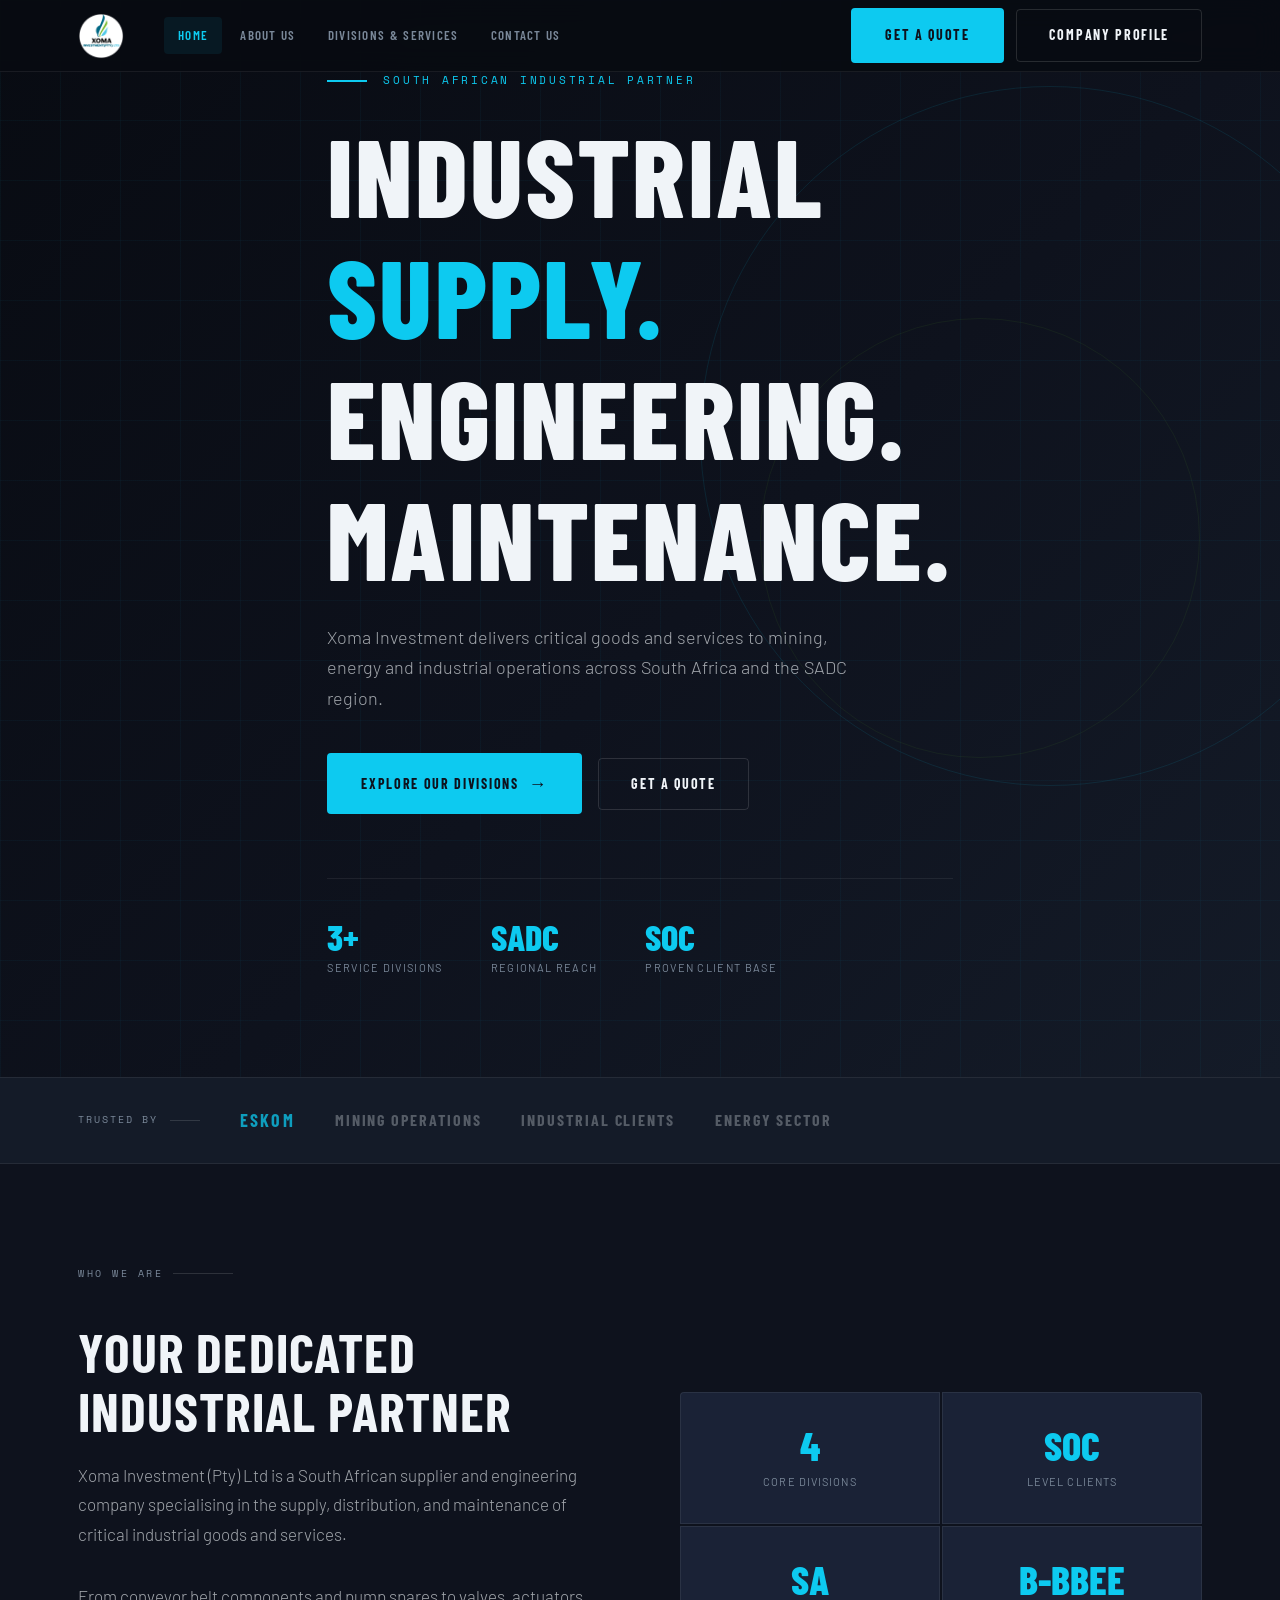
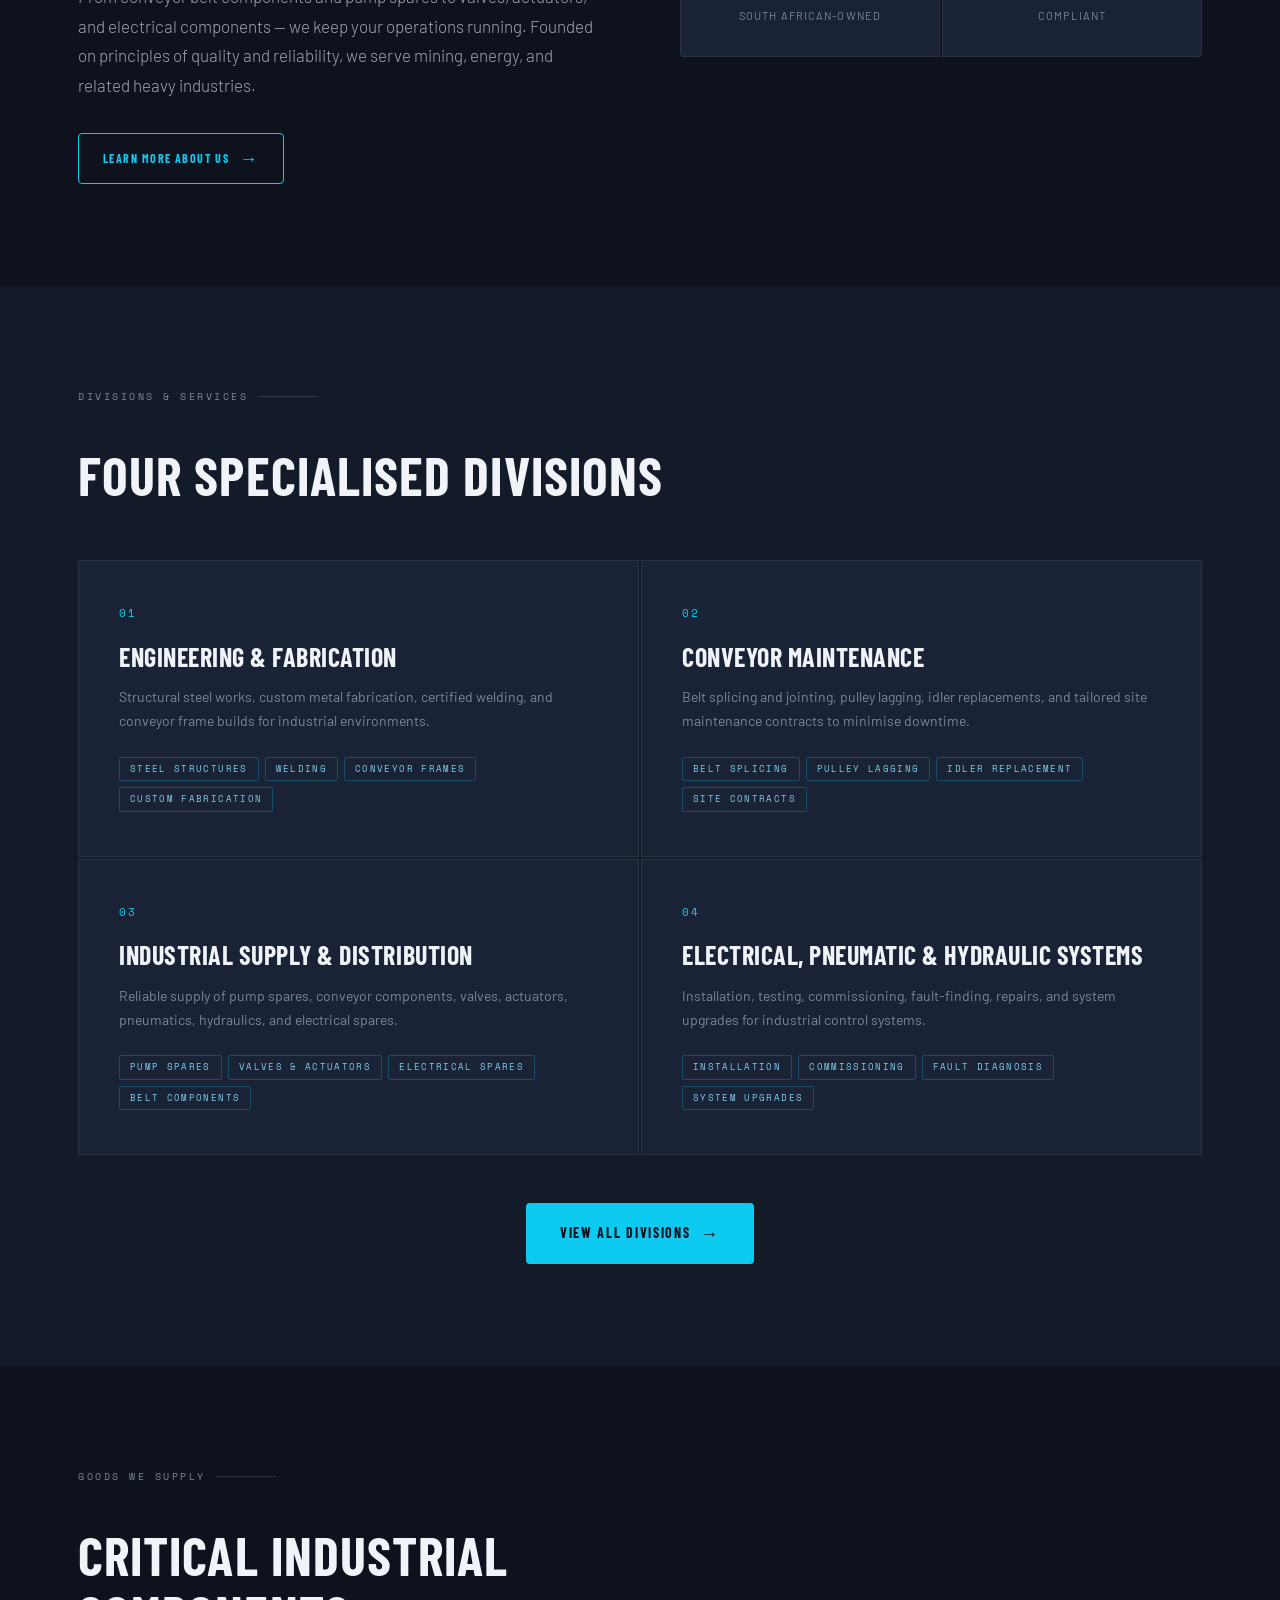
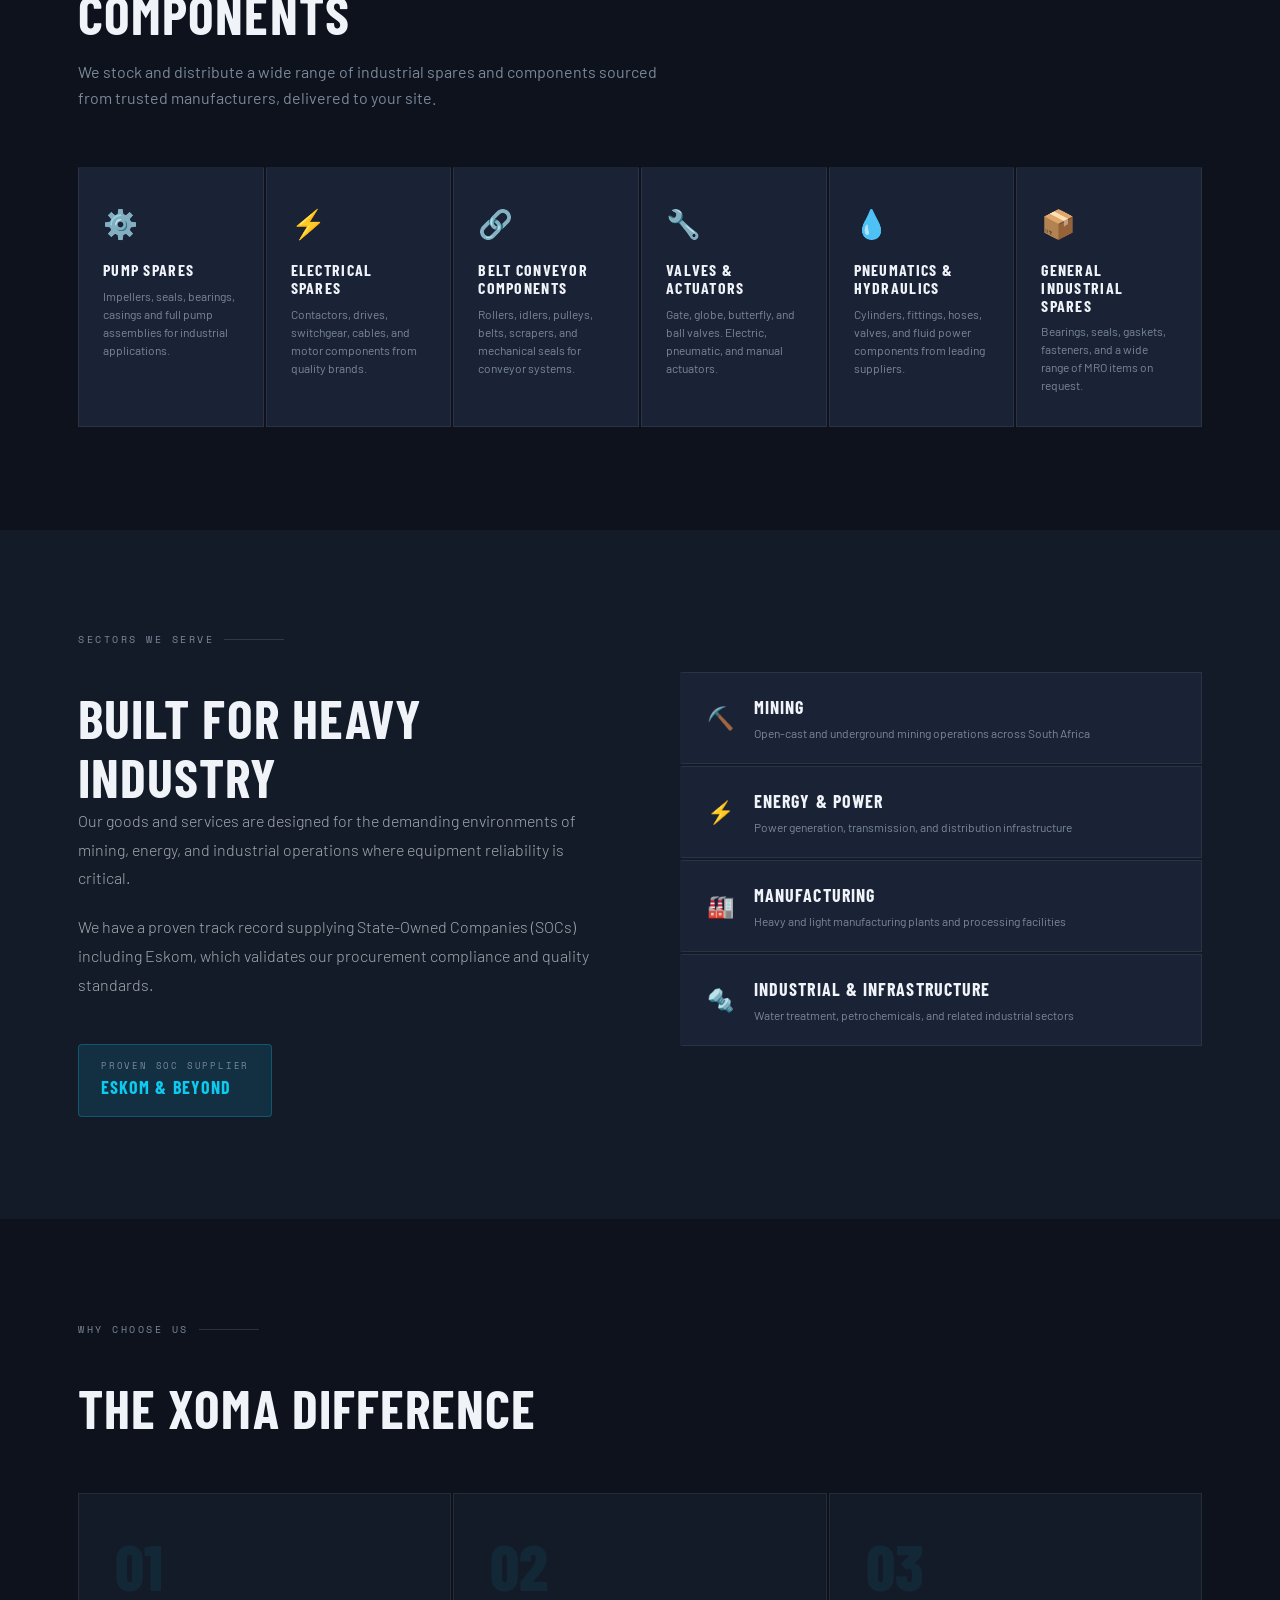
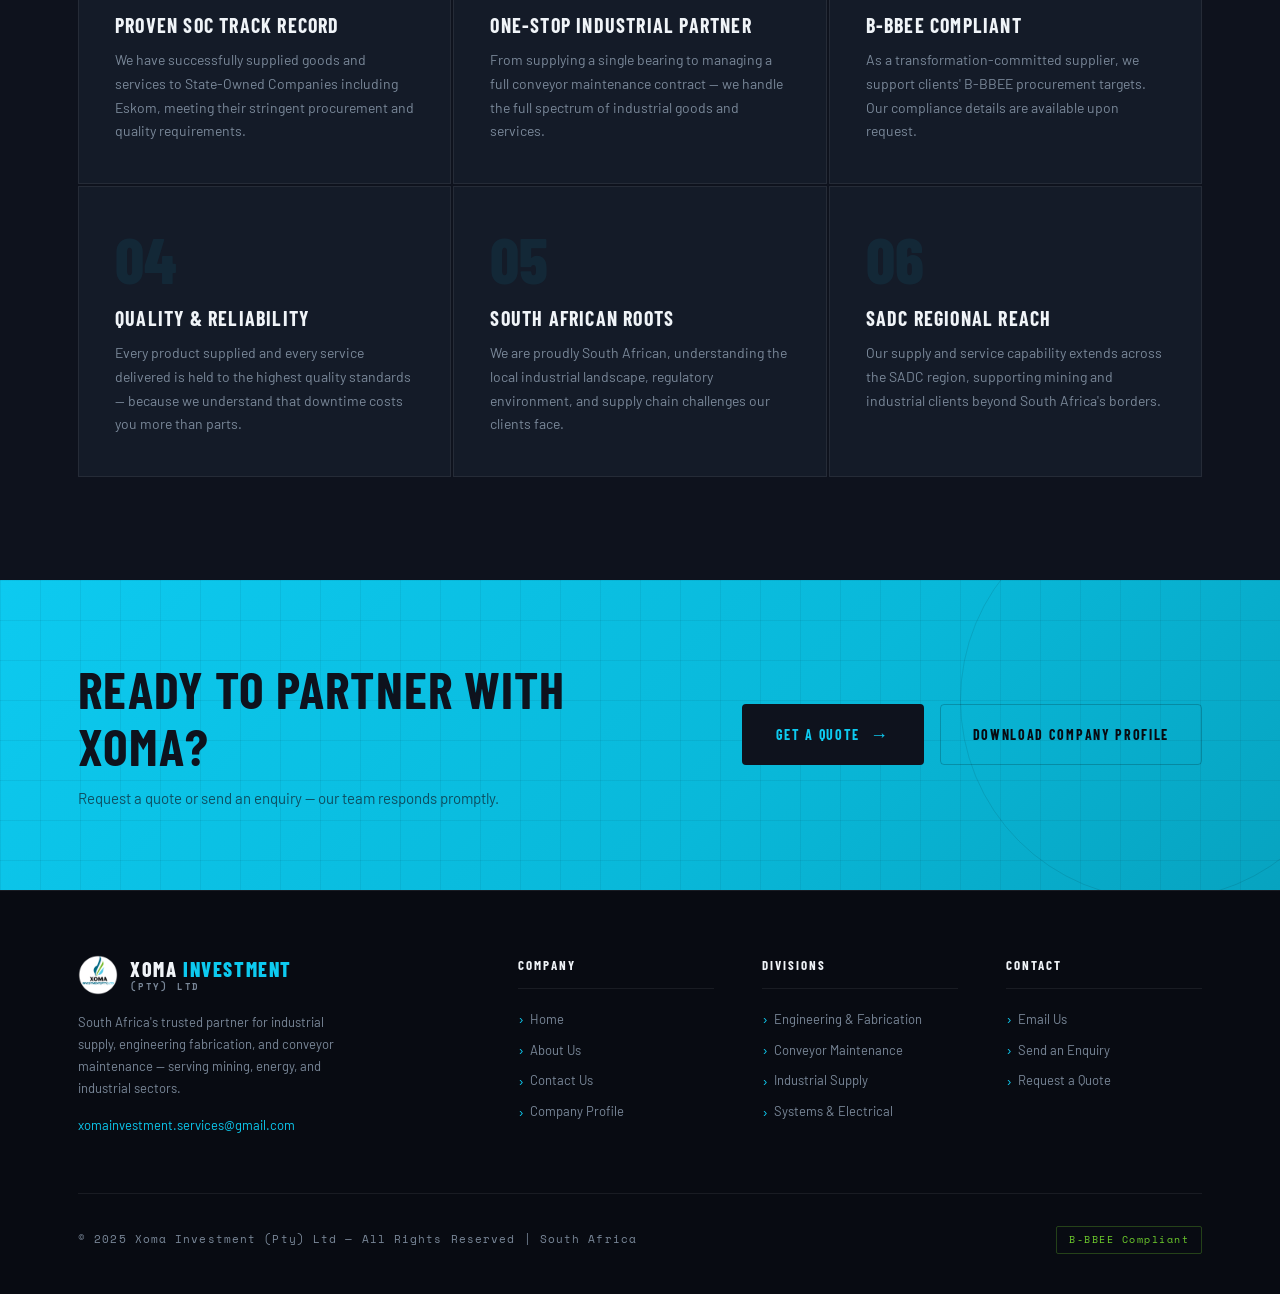
<file: index.html>
<!DOCTYPE html>
<html lang="en">
<head>
  <meta charset="UTF-8">
  <meta name="viewport" content="width=device-width, initial-scale=1.0">
  <meta name="description" content="Xoma Investment (Pty) Ltd — South Africa's trusted industrial supplier and engineering partner. Conveyor components, pumps, valves, electrical spares, and maintenance services for mining and energy sectors.">
  <title>Xoma Investment (Pty) Ltd — Industrial Supply. Engineering. Maintenance.</title>
  <link href="https://fonts.googleapis.com/css2?family=Barlow+Condensed:wght@400;600;700;800&family=Barlow:wght@300;400;500;600&family=Space+Mono:wght@400;700&display=swap" rel="stylesheet">
  <link rel="stylesheet" href="assets/css/style.css">
</head>
<body>

  <!-- ===== HEADER ===== -->
  <header class="main-header">
    <div class="container">
      <div class="logo">
        <a href="index.html">
          <img src="assets/img/Logo Xoma.png" alt="Xoma Investment (Pty) Ltd" onerror="this.style.display='none'; this.nextElementSibling.style.display='block'">
          <div class="logo-text" style="display:none">XOMA <span>Investment</span><div class="logo-sub">(Pty) Ltd</div></div>
        </a>
      </div>

      <button class="menu-toggle" aria-label="Toggle menu">
        <span></span><span></span><span></span>
      </button>

      <nav class="main-nav">
        <ul>
          <li><a href="index.html" class="active">Home</a></li>
          <li><a href="about.html">About Us</a></li>
          <li class="dropdown">
            <a href="services.html">Divisions &amp; Services</a>
            <ul class="dropdown-menu">
              <li><a href="services.html#engineering">Engineering &amp; Fabrication</a></li>
              <li><a href="services.html#maintenance">Conveyor Maintenance</a></li>
              <li><a href="services.html#supply">Industrial Supply &amp; Distribution</a></li>
              <li><a href="services.html#systems">Electrical, Pneumatic &amp; Hydraulic</a></li>
            </ul>
          </li>
          <li><a href="contact.html">Contact Us</a></li>
        </ul>
      </nav>

      <div class="nav-ctas">
        <a href="contact.html" class="btn btn-primary">Get a Quote</a>
        <a href="assets/docs/Xoma_Investment_Company_Profile.pdf" download="Xoma_Investment_Company_Profile.pdf" class="btn btn-secondary">Company Profile</a>
      </div>
    </div>
  </header>

  <main>

    <!-- ===== HERO ===== -->
    <section class="hero-banner no-img">
      <div class="hero-bg">
        <div class="hero-grid-pattern"></div>
      </div>
      <div class="hero-ring2"></div>
      <div class="container">
        <div class="hero-content">
          <div class="hero-eyebrow">
            <div class="line"></div>
            <span>South African Industrial Partner</span>
          </div>
          <h1>Industrial<br><span class="accent">Supply.</span><br>Engineering.<br>Maintenance.</h1>
          <p class="hero-sub">Xoma Investment delivers critical goods and services to mining, energy and industrial operations across South Africa and the SADC region.</p>
          <div class="hero-actions">
            <a href="services.html" class="btn btn-primary">Explore Our Divisions <span class="arrow">→</span></a>
            <a href="contact.html" class="btn btn-secondary">Get a Quote</a>
          </div>
          <div class="hero-stats">
            <div class="hero-stat">
              <div class="number"><span data-target="4">0</span>+</div>
              <div class="label">Service Divisions</div>
            </div>
            <div class="hero-stat">
              <div class="number">SADC</div>
              <div class="label">Regional Reach</div>
            </div>
            <div class="hero-stat">
              <div class="number">SOC</div>
              <div class="label">Proven Client Base</div>
            </div>
          </div>
        </div>
      </div>
    </section>

    <!-- ===== TRUST BAR ===== -->
    <div class="trust-bar">
      <div class="container">
        <span class="trust-label">Trusted by</span>
        <div class="trust-logos">
          <span class="trust-logo-item featured">Eskom</span>
          <span class="trust-logo-item">Mining Operations</span>
          <span class="trust-logo-item">Industrial Clients</span>
          <span class="trust-logo-item">Energy Sector</span>
        </div>
      </div>
    </div>

    <!-- ===== ABOUT PREVIEW ===== -->
    <section class="about-preview">
      <div class="container">
        <div class="inner">
          <div class="text-side">
            <span class="section-label">Who We Are</span>
            <h2 class="anim">Your Dedicated Industrial Partner</h2>
            <p class="anim anim-delay-1">Xoma Investment (Pty) Ltd is a South African supplier and engineering company specialising in the supply, distribution, and maintenance of critical industrial goods and services.</p>
            <p class="anim anim-delay-2">From conveyor belt components and pump spares to valves, actuators, and electrical components — we keep your operations running. Founded on principles of quality and reliability, we serve mining, energy, and related heavy industries.</p>
            <a href="about.html" class="btn btn-ghost anim anim-delay-3">Learn More About Us <span class="arrow">→</span></a>
          </div>
          <div class="stat-side anim anim-delay-1">
            <div class="stat-box">
              <div class="num">4</div>
              <div class="desc">Core Divisions</div>
            </div>
            <div class="stat-box">
              <div class="num">SOC</div>
              <div class="desc">Level Clients</div>
            </div>
            <div class="stat-box">
              <div class="num">SA</div>
              <div class="desc">South African-Owned</div>
            </div>
            <div class="stat-box">
              <div class="num">B-BBEE</div>
              <div class="desc">Compliant</div>
            </div>
          </div>
        </div>
      </div>
    </section>

    <!-- ===== SERVICES ===== -->
    <section class="alt-bg">
      <div class="container">
        <span class="section-label">Divisions &amp; Services</span>
        <h2 class="anim">Four Specialised Divisions</h2>
        <div class="services-grid">
          <div class="service-card anim anim-delay-1">
            <div class="card-number">01</div>
            <h3>Engineering &amp; Fabrication</h3>
            <p>Structural steel works, custom metal fabrication, certified welding, and conveyor frame builds for industrial environments.</p>
            <div class="tags">
              <span class="tag">Steel Structures</span>
              <span class="tag">Welding</span>
              <span class="tag">Conveyor Frames</span>
              <span class="tag">Custom Fabrication</span>
            </div>
            <a href="services.html#engineering" class="card-link">View Division →</a>
          </div>
          <div class="service-card anim anim-delay-2">
            <div class="card-number">02</div>
            <h3>Conveyor Maintenance</h3>
            <p>Belt splicing and jointing, pulley lagging, idler replacements, and tailored site maintenance contracts to minimise downtime.</p>
            <div class="tags">
              <span class="tag">Belt Splicing</span>
              <span class="tag">Pulley Lagging</span>
              <span class="tag">Idler Replacement</span>
              <span class="tag">Site Contracts</span>
            </div>
            <a href="services.html#maintenance" class="card-link">View Division →</a>
          </div>
          <div class="service-card anim anim-delay-3">
            <div class="card-number">03</div>
            <h3>Industrial Supply &amp; Distribution</h3>
            <p>Reliable supply of pump spares, conveyor components, valves, actuators, pneumatics, hydraulics, and electrical spares.</p>
            <div class="tags">
              <span class="tag">Pump Spares</span>
              <span class="tag">Valves &amp; Actuators</span>
              <span class="tag">Electrical Spares</span>
              <span class="tag">Belt Components</span>
            </div>
            <a href="services.html#supply" class="card-link">View Division →</a>
          </div>
          <div class="service-card anim anim-delay-4">
            <div class="card-number">04</div>
            <h3>Electrical, Pneumatic &amp; Hydraulic Systems</h3>
            <p>Installation, testing, commissioning, fault-finding, repairs, and system upgrades for industrial control systems.</p>
            <div class="tags">
              <span class="tag">Installation</span>
              <span class="tag">Commissioning</span>
              <span class="tag">Fault Diagnosis</span>
              <span class="tag">System Upgrades</span>
            </div>
            <a href="services.html#systems" class="card-link">View Division →</a>
          </div>
        </div>
        <div style="text-align:center; margin-top: 48px;">
          <a href="services.html" class="btn btn-primary">View All Divisions <span class="arrow">→</span></a>
        </div>
      </div>
    </section>

    <!-- ===== PRODUCTS ===== -->
    <section>
      <div class="container">
        <div class="products-intro">
          <span class="section-label">Goods We Supply</span>
          <h2 class="anim">Critical Industrial Components</h2>
          <p class="anim anim-delay-1">We stock and distribute a wide range of industrial spares and components sourced from trusted manufacturers, delivered to your site.</p>
        </div>
        <div class="product-categories">
          <div class="product-cat anim">
            <span class="cat-icon">⚙️</span>
            <h4>Pump Spares</h4>
            <p>Impellers, seals, bearings, casings and full pump assemblies for industrial applications.</p>
          </div>
          <div class="product-cat anim anim-delay-1">
            <span class="cat-icon">⚡</span>
            <h4>Electrical Spares</h4>
            <p>Contactors, drives, switchgear, cables, and motor components from quality brands.</p>
          </div>
          <div class="product-cat anim anim-delay-2">
            <span class="cat-icon">🔗</span>
            <h4>Belt Conveyor Components</h4>
            <p>Rollers, idlers, pulleys, belts, scrapers, and mechanical seals for conveyor systems.</p>
          </div>
          <div class="product-cat anim anim-delay-3">
            <span class="cat-icon">🔧</span>
            <h4>Valves &amp; Actuators</h4>
            <p>Gate, globe, butterfly, and ball valves. Electric, pneumatic, and manual actuators.</p>
          </div>
          <div class="product-cat anim anim-delay-4">
            <span class="cat-icon">💧</span>
            <h4>Pneumatics &amp; Hydraulics</h4>
            <p>Cylinders, fittings, hoses, valves, and fluid power components from leading suppliers.</p>
          </div>
          <div class="product-cat anim">
            <span class="cat-icon">📦</span>
            <h4>General Industrial Spares</h4>
            <p>Bearings, seals, gaskets, fasteners, and a wide range of MRO items on request.</p>
          </div>
        </div>
      </div>
    </section>

    <!-- ===== SECTORS ===== -->
    <section class="alt-bg">
      <div class="container">
        <div class="sectors-inner">
          <div class="sectors-text">
            <span class="section-label">Sectors We Serve</span>
            <h2 class="anim">Built for Heavy Industry</h2>
            <p class="anim anim-delay-1">Our goods and services are designed for the demanding environments of mining, energy, and industrial operations where equipment reliability is critical.</p>
            <p class="anim anim-delay-2">We have a proven track record supplying State-Owned Companies (SOCs) including Eskom, which validates our procurement compliance and quality standards.</p>
            <div class="eskom-badge anim anim-delay-3">
              <div>
                <div class="badge-label">Proven SOC Supplier</div>
                <div class="badge-name">Eskom &amp; Beyond</div>
              </div>
            </div>
          </div>
          <div>
            <div class="sector-list">
              <div class="sector-item anim">
                <span class="s-icon">⛏️</span>
                <div>
                  <div class="s-name">Mining</div>
                  <div class="s-desc">Open-cast and underground mining operations across South Africa</div>
                </div>
              </div>
              <div class="sector-item anim anim-delay-1">
                <span class="s-icon">⚡</span>
                <div>
                  <div class="s-name">Energy &amp; Power</div>
                  <div class="s-desc">Power generation, transmission, and distribution infrastructure</div>
                </div>
              </div>
              <div class="sector-item anim anim-delay-2">
                <span class="s-icon">🏭</span>
                <div>
                  <div class="s-name">Manufacturing</div>
                  <div class="s-desc">Heavy and light manufacturing plants and processing facilities</div>
                </div>
              </div>
              <div class="sector-item anim anim-delay-3">
                <span class="s-icon">🔩</span>
                <div>
                  <div class="s-name">Industrial &amp; Infrastructure</div>
                  <div class="s-desc">Water treatment, petrochemicals, and related industrial sectors</div>
                </div>
              </div>
            </div>
          </div>
        </div>
      </div>
    </section>

    <!-- ===== WHY XOMA ===== -->
    <section>
      <div class="container">
        <span class="section-label">Why Choose Us</span>
        <h2 class="anim">The Xoma Difference</h2>
        <div class="why-grid">
          <div class="why-item anim">
            <div class="wi-number">01</div>
            <h4>Proven SOC Track Record</h4>
            <p>We have successfully supplied goods and services to State-Owned Companies including Eskom, meeting their stringent procurement and quality requirements.</p>
          </div>
          <div class="why-item anim anim-delay-1">
            <div class="wi-number">02</div>
            <h4>One-Stop Industrial Partner</h4>
            <p>From supplying a single bearing to managing a full conveyor maintenance contract — we handle the full spectrum of industrial goods and services.</p>
          </div>
          <div class="why-item anim anim-delay-2">
            <div class="wi-number">03</div>
            <h4>B-BBEE Compliant</h4>
            <p>As a transformation-committed supplier, we support clients' B-BBEE procurement targets. Our compliance details are available upon request.</p>
          </div>
          <div class="why-item anim">
            <div class="wi-number">04</div>
            <h4>Quality &amp; Reliability</h4>
            <p>Every product supplied and every service delivered is held to the highest quality standards — because we understand that downtime costs you more than parts.</p>
          </div>
          <div class="why-item anim anim-delay-1">
            <div class="wi-number">05</div>
            <h4>South African Roots</h4>
            <p>We are proudly South African, understanding the local industrial landscape, regulatory environment, and supply chain challenges our clients face.</p>
          </div>
          <div class="why-item anim anim-delay-2">
            <div class="wi-number">06</div>
            <h4>SADC Regional Reach</h4>
            <p>Our supply and service capability extends across the SADC region, supporting mining and industrial clients beyond South Africa's borders.</p>
          </div>
        </div>
      </div>
    </section>

    <!-- ===== CTA BANNER ===== -->
    <section class="cta-banner">
      <div class="container">
        <div class="inner">
          <div>
            <h2>Ready to Partner with Xoma?</h2>
            <p>Request a quote or send an enquiry — our team responds promptly.</p>
          </div>
          <div style="display:flex; gap:16px; flex-wrap:wrap;">
            <a href="contact.html" class="btn btn-primary">Get a Quote <span class="arrow">→</span></a>
            <a href="assets/docs/company_profile.pdf" download class="btn btn-secondary" style="border-color:rgba(0,0,0,0.2); color:var(--black);">Download Company Profile</a>
          </div>
        </div>
      </div>
    </section>

  </main>

  <!-- ===== FOOTER ===== -->
  <footer class="main-footer">
    <div class="container">
      <div class="footer-inner">
        <div class="footer-brand">
          <div class="logo-wrap">
            <img src="assets/img/Logo Xoma.png" alt="Xoma Investment (Pty) Ltd">
            <div class="logo-text">XOMA <span>Investment</span><div class="logo-sub">(Pty) Ltd</div></div>
          </div>
          <p>South Africa's trusted partner for industrial supply, engineering fabrication, and conveyor maintenance — serving mining, energy, and industrial sectors.</p>
          <a href="mailto:xomainvestment.services@gmail.com" class="email-link">xomainvestment.services@gmail.com</a>
        </div>
        <div class="footer-col">
          <h5>Company</h5>
          <ul>
            <li><a href="index.html">Home</a></li>
            <li><a href="about.html">About Us</a></li>
            <li><a href="contact.html">Contact Us</a></li>
            <li><a href="assets/docs/company_profile.pdf" download>Company Profile</a></li>
          </ul>
        </div>
        <div class="footer-col">
          <h5>Divisions</h5>
          <ul>
            <li><a href="services.html#engineering">Engineering &amp; Fabrication</a></li>
            <li><a href="services.html#maintenance">Conveyor Maintenance</a></li>
            <li><a href="services.html#supply">Industrial Supply</a></li>
            <li><a href="services.html#systems">Systems &amp; Electrical</a></li>
          </ul>
        </div>
        <div class="footer-col">
          <h5>Contact</h5>
          <ul>
            <li><a href="mailto:xomainvestment.services@gmail.com">Email Us</a></li>
            <li><a href="contact.html">Send an Enquiry</a></li>
            <li><a href="contact.html">Request a Quote</a></li>
          </ul>
        </div>
      </div>
      <div class="footer-bottom">
        <p>© 2025 Xoma Investment (Pty) Ltd — All Rights Reserved | South Africa</p>
        <span class="bbbee-badge">B-BBEE Compliant</span>
      </div>
    </div>
  </footer>

  <script src="assets/js/script.js"></script>
</body>
</html>
</file>
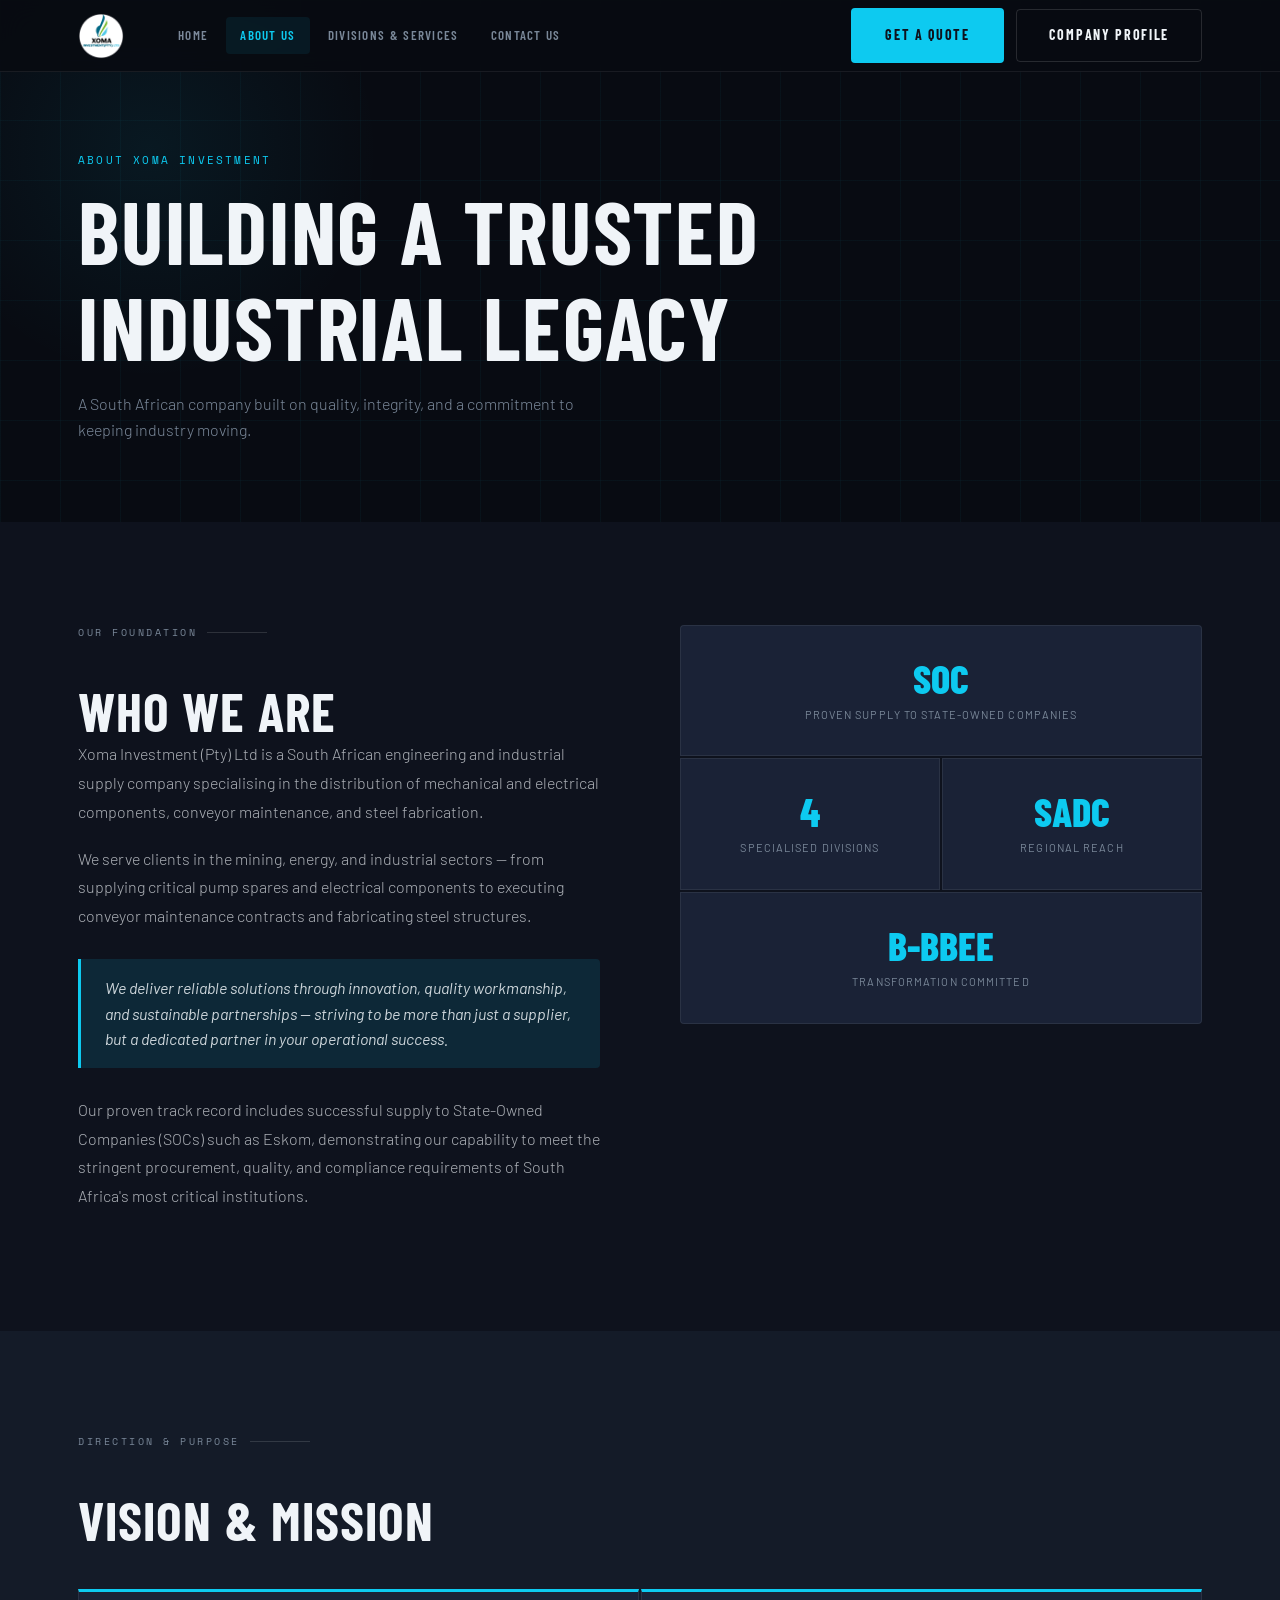
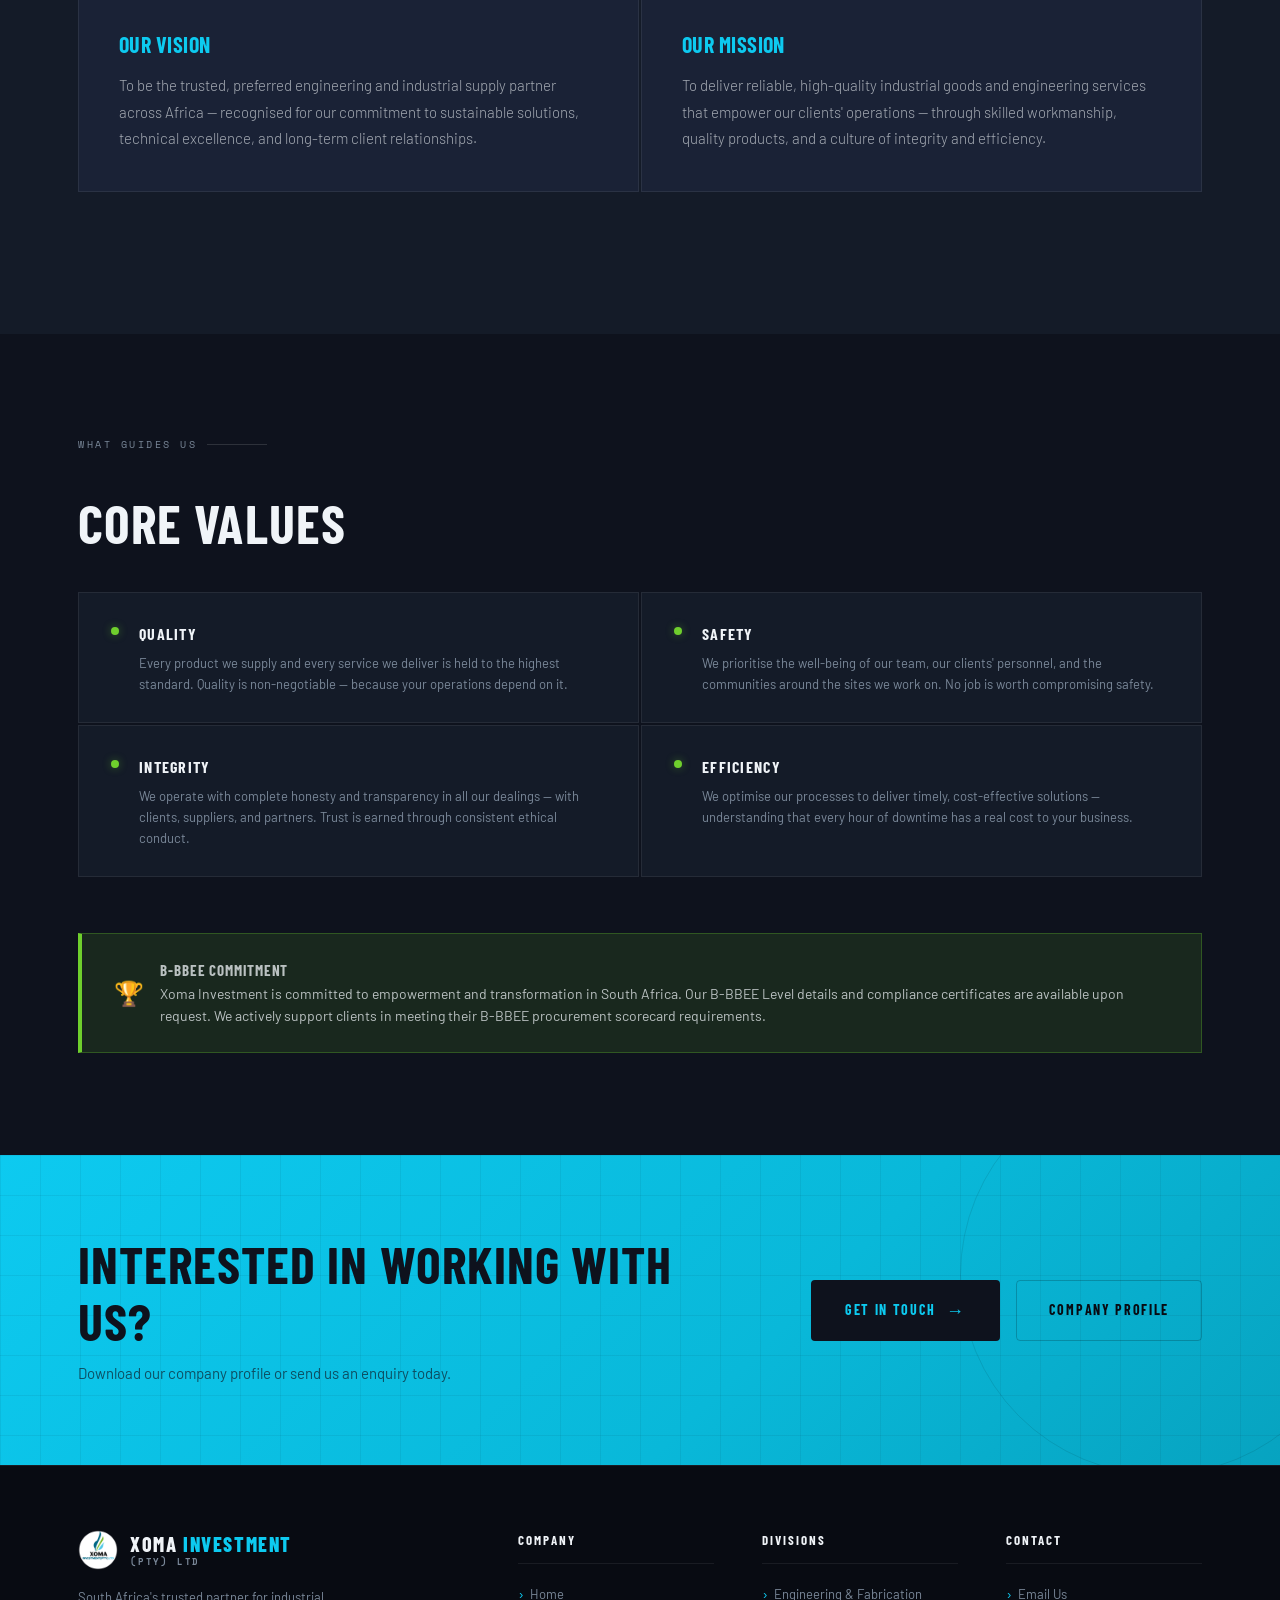
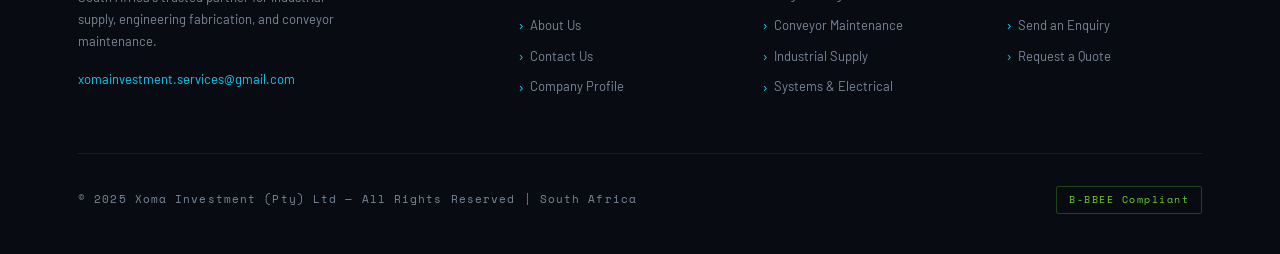
<file: about.html>
<!DOCTYPE html>
<html lang="en">
<head>
  <meta charset="UTF-8">
  <meta name="viewport" content="width=device-width, initial-scale=1.0">
  <meta name="description" content="About Xoma Investment (Pty) Ltd — Our story, vision, mission, and core values as a South African industrial supplier and engineering company.">
  <title>About Us | Xoma Investment (Pty) Ltd</title>
  <link href="https://fonts.googleapis.com/css2?family=Barlow+Condensed:wght@400;600;700;800&family=Barlow:wght@300;400;500;600&family=Space+Mono:wght@400;700&display=swap" rel="stylesheet">
  <link rel="stylesheet" href="assets/css/style.css">
</head>
<body>

  <header class="main-header">
    <div class="container">
      <div class="logo">
        <a href="index.html">
          <img src="assets/img/Logo Xoma.png" alt="Xoma Investment (Pty) Ltd" onerror="this.style.display='none'; this.nextElementSibling.style.display='block'">
          <div class="logo-text" style="display:none">XOMA <span>Investment</span><div class="logo-sub">(Pty) Ltd</div></div>
        </a>
      </div>
      <button class="menu-toggle" aria-label="Toggle menu"><span></span><span></span><span></span></button>
      <nav class="main-nav">
        <ul>
          <li><a href="index.html">Home</a></li>
          <li><a href="about.html" class="active">About Us</a></li>
          <li class="dropdown">
            <a href="services.html">Divisions &amp; Services</a>
            <ul class="dropdown-menu">
              <li><a href="services.html#engineering">Engineering &amp; Fabrication</a></li>
              <li><a href="services.html#maintenance">Conveyor Maintenance</a></li>
              <li><a href="services.html#supply">Industrial Supply &amp; Distribution</a></li>
              <li><a href="services.html#systems">Electrical, Pneumatic &amp; Hydraulic</a></li>
            </ul>
          </li>
          <li><a href="contact.html">Contact Us</a></li>
        </ul>
      </nav>
      <div class="nav-ctas">
        <a href="contact.html" class="btn btn-primary">Get a Quote</a>
        <a href="assets/docs/Xoma_Investment_Company_Profile.pdf" download class="btn btn-secondary">Company Profile</a>
      </div>
    </div>
  </header>

  <main>

    <section class="page-title-banner">
      <div class="container">
        <span class="overline">About Xoma Investment</span>
        <h1>Building a Trusted<br>Industrial <span style="color:var(--gold)">Legacy</span></h1>
        <p>A South African company built on quality, integrity, and a commitment to keeping industry moving.</p>
      </div>
    </section>

    <!-- Foundation -->
    <section class="about-foundation">
      <div class="container">
        <div class="inner">
          <div>
            <span class="section-label">Our Foundation</span>
            <h2 class="anim">Who We Are</h2>
            <p class="anim anim-delay-1">Xoma Investment (Pty) Ltd is a South African engineering and industrial supply company specialising in the distribution of mechanical and electrical components, conveyor maintenance, and steel fabrication.</p>
            <p class="anim anim-delay-2">We serve clients in the mining, energy, and industrial sectors — from supplying critical pump spares and electrical components to executing conveyor maintenance contracts and fabricating steel structures.</p>
            <div class="highlight-quote anim anim-delay-3">
              We deliver reliable solutions through innovation, quality workmanship, and sustainable partnerships — striving to be more than just a supplier, but a dedicated partner in your operational success.
            </div>
            <p class="anim anim-delay-4">Our proven track record includes successful supply to State-Owned Companies (SOCs) such as Eskom, demonstrating our capability to meet the stringent procurement, quality, and compliance requirements of South Africa's most critical institutions.</p>
          </div>
          <div class="anim anim-delay-2">
            <div class="stat-box" style="margin-bottom:2px; border-radius: 4px 4px 0 0;">
              <div class="num">SOC</div>
              <div class="desc">Proven supply to State-Owned Companies</div>
            </div>
            <div style="display:grid; grid-template-columns:1fr 1fr; gap:2px;">
              <div class="stat-box" style="border-radius:0;">
                <div class="num">4</div>
                <div class="desc">Specialised Divisions</div>
              </div>
              <div class="stat-box" style="border-radius:0;">
                <div class="num">SADC</div>
                <div class="desc">Regional Reach</div>
              </div>
            </div>
            <div class="stat-box" style="margin-top:2px; border-radius: 0 0 4px 4px;">
              <div class="num">B-BBEE</div>
              <div class="desc">Transformation Committed</div>
            </div>
          </div>
        </div>
      </div>
    </section>

    <!-- Vision & Mission -->
    <section class="alt-bg">
      <div class="container">
        <span class="section-label">Direction &amp; Purpose</span>
        <h2 class="anim">Vision &amp; Mission</h2>
        <div class="vmv-grid" style="margin-top:40px;">
          <div class="vmv-item anim anim-delay-1">
            <h3>Our Vision</h3>
            <p>To be the trusted, preferred engineering and industrial supply partner across Africa — recognised for our commitment to sustainable solutions, technical excellence, and long-term client relationships.</p>
          </div>
          <div class="vmv-item anim anim-delay-2">
            <h3>Our Mission</h3>
            <p>To deliver reliable, high-quality industrial goods and engineering services that empower our clients' operations — through skilled workmanship, quality products, and a culture of integrity and efficiency.</p>
          </div>
        </div>
      </div>
    </section>

    <!-- Core Values -->
    <section>
      <div class="container">
        <span class="section-label">What Guides Us</span>
        <h2 class="anim">Core Values</h2>
        <div class="core-values-grid" style="margin-top:40px;">
          <div class="cv-item anim">
            <div class="cv-dot"></div>
            <div>
              <div class="cv-name">Quality</div>
              <p>Every product we supply and every service we deliver is held to the highest standard. Quality is non-negotiable — because your operations depend on it.</p>
            </div>
          </div>
          <div class="cv-item anim anim-delay-1">
            <div class="cv-dot"></div>
            <div>
              <div class="cv-name">Safety</div>
              <p>We prioritise the well-being of our team, our clients' personnel, and the communities around the sites we work on. No job is worth compromising safety.</p>
            </div>
          </div>
          <div class="cv-item anim anim-delay-2">
            <div class="cv-dot"></div>
            <div>
              <div class="cv-name">Integrity</div>
              <p>We operate with complete honesty and transparency in all our dealings — with clients, suppliers, and partners. Trust is earned through consistent ethical conduct.</p>
            </div>
          </div>
          <div class="cv-item anim anim-delay-3">
            <div class="cv-dot"></div>
            <div>
              <div class="cv-name">Efficiency</div>
              <p>We optimise our processes to deliver timely, cost-effective solutions — understanding that every hour of downtime has a real cost to your business.</p>
            </div>
          </div>
        </div>

        <div class="bbbee-block anim" style="margin-top:56px;">
          <div style="font-size:24px;">🏆</div>
          <p><strong style="color:var(--gold); font-family:var(--font-display); font-size:15px; letter-spacing:0.06em; text-transform:uppercase;">B-BBEE Commitment</strong><br>
          Xoma Investment is committed to empowerment and transformation in South Africa. Our B-BBEE Level details and compliance certificates are available upon request. We actively support clients in meeting their B-BBEE procurement scorecard requirements.</p>
        </div>
      </div>
    </section>

    <!-- CTA -->
    <section class="cta-banner">
      <div class="container">
        <div class="inner">
          <div>
            <h2>Interested in Working with Us?</h2>
            <p>Download our company profile or send us an enquiry today.</p>
          </div>
          <div style="display:flex; gap:16px; flex-wrap:wrap;">
            <a href="contact.html" class="btn btn-primary">Get in Touch <span class="arrow">→</span></a>
            <a href="assets/docs/company_profile.pdf" download class="btn btn-secondary" style="border-color:rgba(0,0,0,0.2); color:var(--black);">Company Profile</a>
          </div>
        </div>
      </div>
    </section>

  </main>

  <footer class="main-footer">
    <div class="container">
      <div class="footer-inner">
        <div class="footer-brand">
          <div class="logo-wrap">
            <img src="assets/img/Logo Xoma.png" alt="Xoma Investment (Pty) Ltd">
            <div class="logo-text">XOMA <span>Investment</span><div class="logo-sub">(Pty) Ltd</div></div>
          </div>
          <p>South Africa's trusted partner for industrial supply, engineering fabrication, and conveyor maintenance.</p>
          <a href="mailto:xomainvestment.services@gmail.com" class="email-link">xomainvestment.services@gmail.com</a>
        </div>
        <div class="footer-col">
          <h5>Company</h5>
          <ul>
            <li><a href="index.html">Home</a></li>
            <li><a href="about.html">About Us</a></li>
            <li><a href="contact.html">Contact Us</a></li>
            <li><a href="assets/docs/company_profile.pdf" download>Company Profile</a></li>
          </ul>
        </div>
        <div class="footer-col">
          <h5>Divisions</h5>
          <ul>
            <li><a href="services.html#engineering">Engineering &amp; Fabrication</a></li>
            <li><a href="services.html#maintenance">Conveyor Maintenance</a></li>
            <li><a href="services.html#supply">Industrial Supply</a></li>
            <li><a href="services.html#systems">Systems &amp; Electrical</a></li>
          </ul>
        </div>
        <div class="footer-col">
          <h5>Contact</h5>
          <ul>
            <li><a href="mailto:xomainvestment.services@gmail.com">Email Us</a></li>
            <li><a href="contact.html">Send an Enquiry</a></li>
            <li><a href="contact.html">Request a Quote</a></li>
          </ul>
        </div>
      </div>
      <div class="footer-bottom">
        <p>© 2025 Xoma Investment (Pty) Ltd — All Rights Reserved | South Africa</p>
        <span class="bbbee-badge">B-BBEE Compliant</span>
      </div>
    </div>
  </footer>

  <script src="assets/js/script.js"></script>
</body>
</html>
</file>
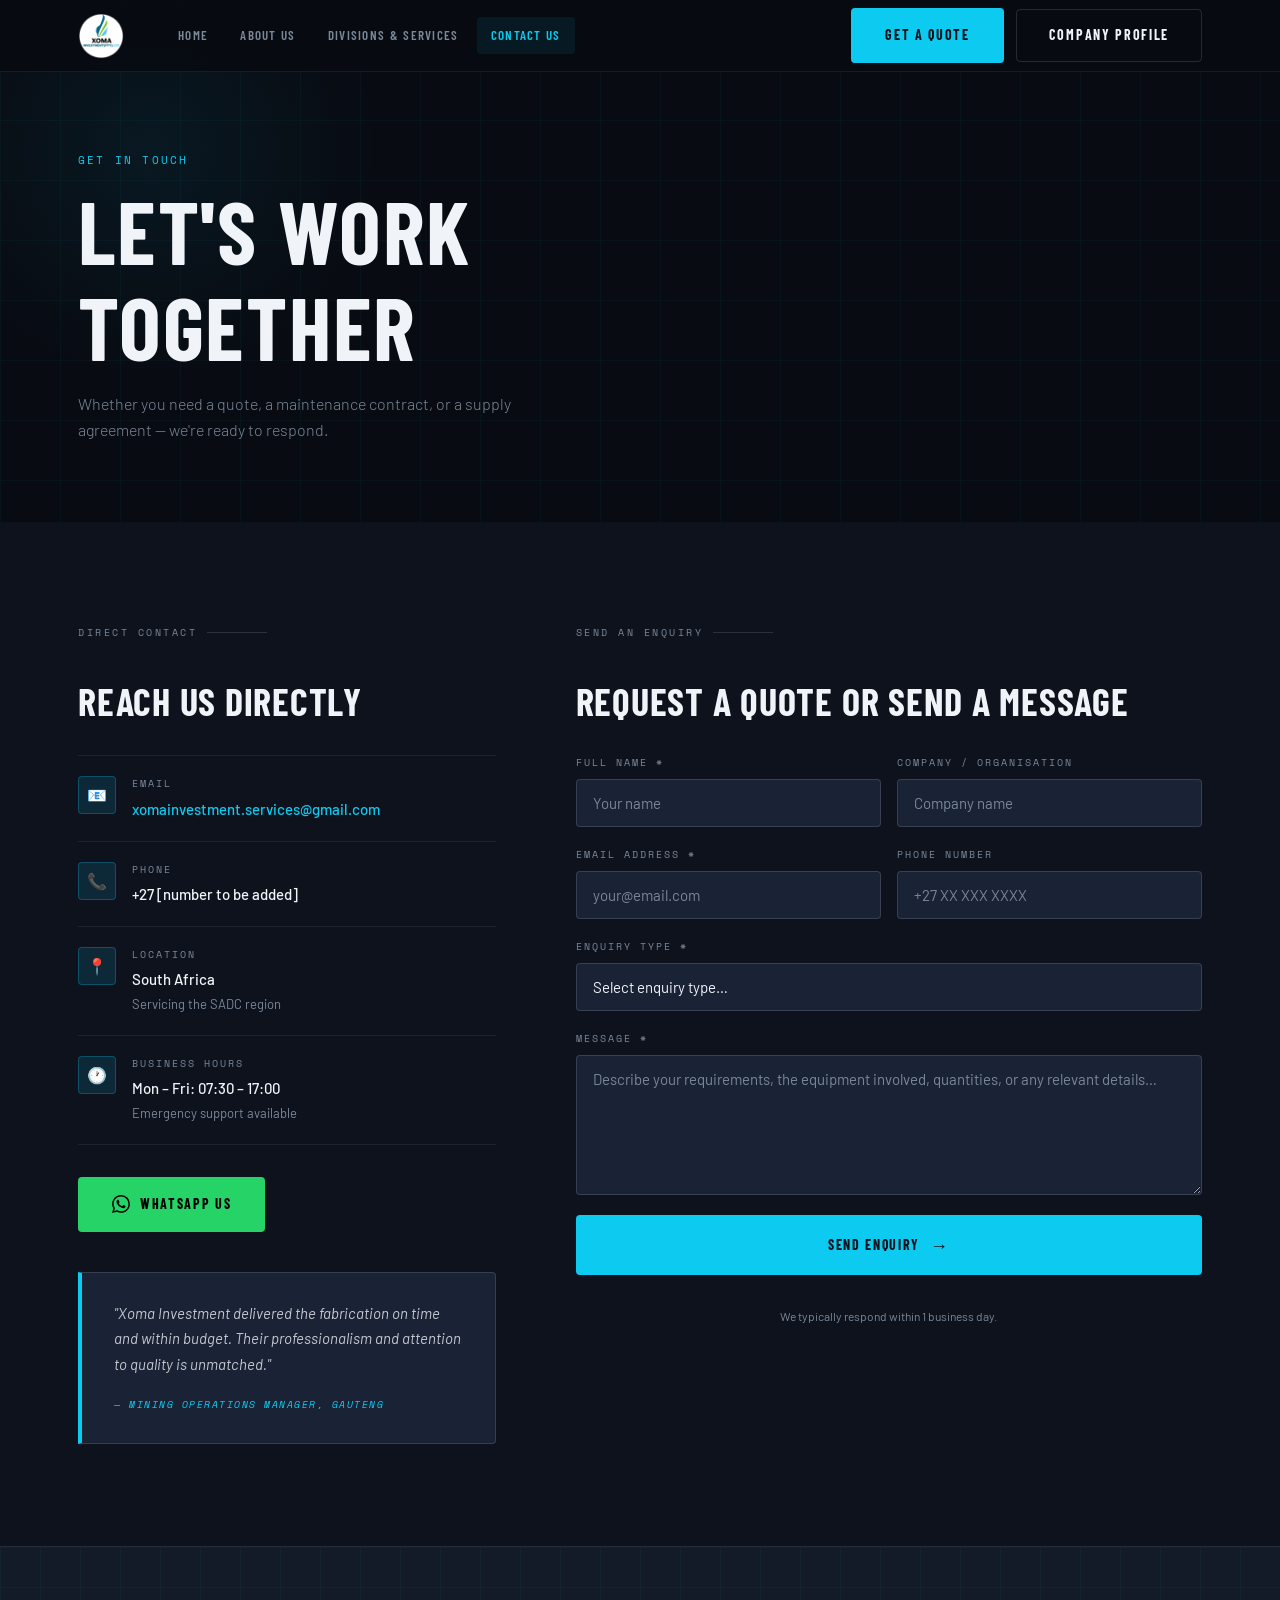
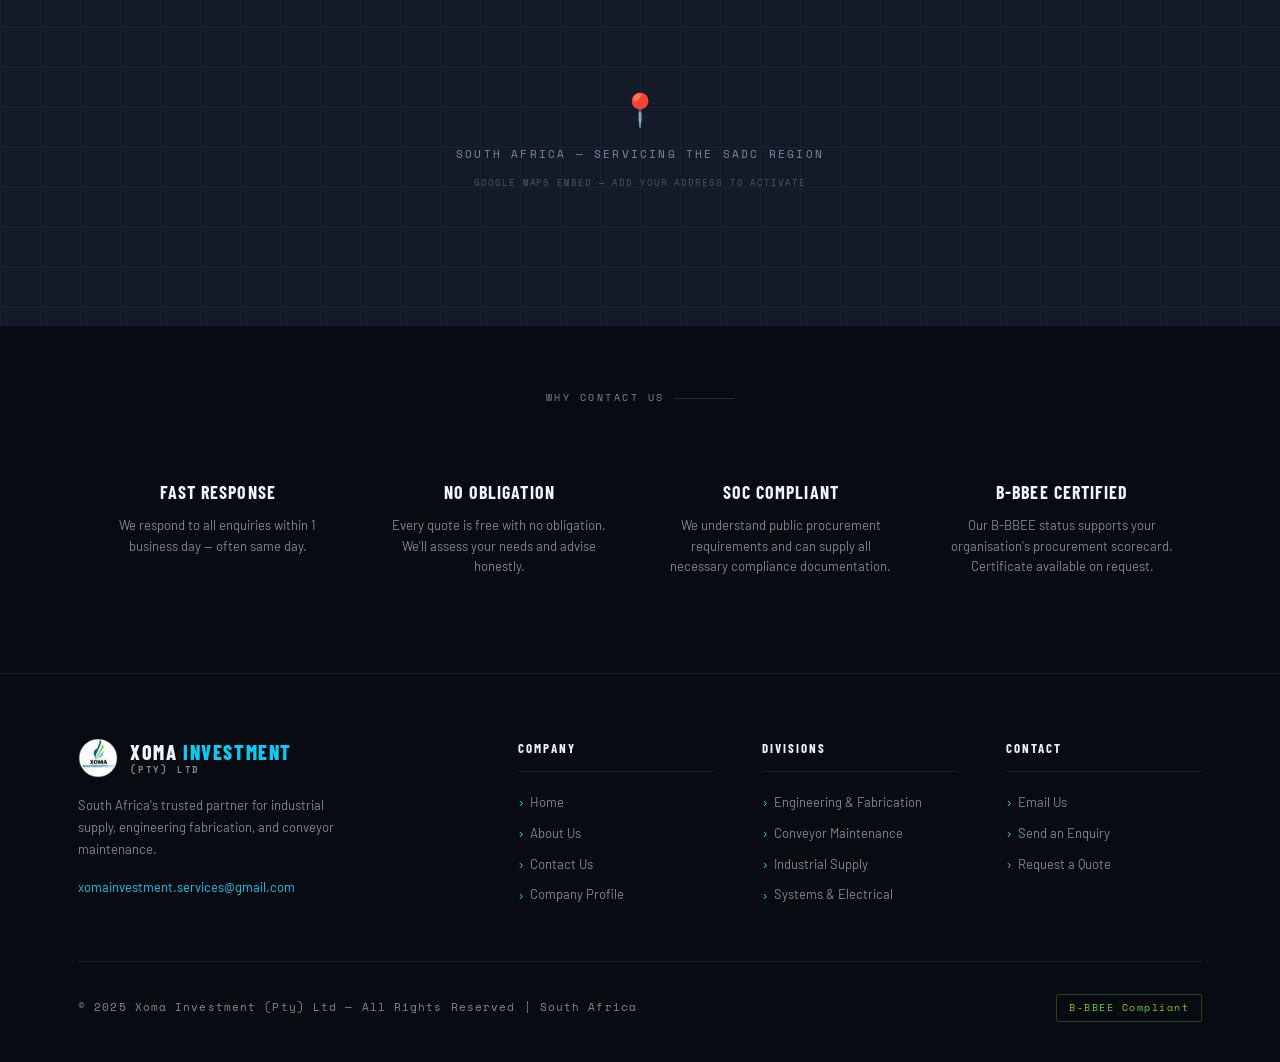
<file: contact.html>
<!DOCTYPE html>
<html lang="en">
<head>
  <meta charset="UTF-8">
  <meta name="viewport" content="width=device-width, initial-scale=1.0">
  <meta name="description" content="Contact Xoma Investment (Pty) Ltd — Get a quote for industrial supply, engineering, or conveyor maintenance. Serving mining and energy sectors across South Africa and SADC.">
  <title>Contact Us | Xoma Investment (Pty) Ltd</title>
  <link href="https://fonts.googleapis.com/css2?family=Barlow+Condensed:wght@400;600;700;800&family=Barlow:wght@300;400;500;600&family=Space+Mono:wght@400;700&display=swap" rel="stylesheet">
  <link rel="stylesheet" href="assets/css/style.css">
</head>
<body>

  <header class="main-header">
    <div class="container">
      <div class="logo">
        <a href="index.html">
          <img src="assets/img/Logo Xoma.png" alt="Xoma Investment (Pty) Ltd" onerror="this.style.display='none'; this.nextElementSibling.style.display='block'">
          <div class="logo-text" style="display:none">XOMA <span>Investment</span><div class="logo-sub">(Pty) Ltd</div></div>
        </a>
      </div>
      <button class="menu-toggle" aria-label="Toggle menu"><span></span><span></span><span></span></button>
      <nav class="main-nav">
        <ul>
          <li><a href="index.html">Home</a></li>
          <li><a href="about.html">About Us</a></li>
          <li class="dropdown">
            <a href="services.html">Divisions &amp; Services</a>
            <ul class="dropdown-menu">
              <li><a href="services.html#engineering">Engineering &amp; Fabrication</a></li>
              <li><a href="services.html#maintenance">Conveyor Maintenance</a></li>
              <li><a href="services.html#supply">Industrial Supply &amp; Distribution</a></li>
              <li><a href="services.html#systems">Electrical, Pneumatic &amp; Hydraulic</a></li>
            </ul>
          </li>
          <li><a href="contact.html" class="active">Contact Us</a></li>
        </ul>
      </nav>
      <div class="nav-ctas">
        <a href="contact.html" class="btn btn-primary">Get a Quote</a>
        <a href="assets/docs/Xoma_Investment_Company_Profile.pdf" download class="btn btn-secondary">Company Profile</a>
      </div>
    </div>
  </header>

  <main>

    <section class="page-title-banner">
      <div class="container">
        <span class="overline">Get In Touch</span>
        <h1>Let's Work<br><span style="color:var(--gold)">Together</span></h1>
        <p>Whether you need a quote, a maintenance contract, or a supply agreement — we're ready to respond.</p>
      </div>
    </section>

    <!-- Contact Section -->
    <section>
      <div class="container">
        <div class="contact-layout">

          <!-- Info -->
          <div class="contact-info-block">
            <span class="section-label">Direct Contact</span>
            <h2 class="anim">Reach Us Directly</h2>

            <div class="contact-detail anim anim-delay-1">
              <div class="cd-icon">📧</div>
              <div>
                <div class="cd-label">Email</div>
                <a href="mailto:xomainvestment.services@gmail.com" class="cd-value">xomainvestment.services@gmail.com</a>
              </div>
            </div>

            <div class="contact-detail anim anim-delay-2">
              <div class="cd-icon">📞</div>
              <div>
                <div class="cd-label">Phone</div>
                <div class="cd-value">+27 [number to be added]</div>
              </div>
            </div>

            <div class="contact-detail anim anim-delay-3">
              <div class="cd-icon">📍</div>
              <div>
                <div class="cd-label">Location</div>
                <div class="cd-value">South Africa<br><span style="font-size:13px; color:var(--muted); font-weight:400;">Servicing the SADC region</span></div>
              </div>
            </div>

            <div class="contact-detail anim anim-delay-4">
              <div class="cd-icon">🕐</div>
              <div>
                <div class="cd-label">Business Hours</div>
                <div class="cd-value">Mon – Fri: 07:30 – 17:00<br><span style="font-size:13px; color:var(--muted); font-weight:400;">Emergency support available</span></div>
              </div>
            </div>

            <a href="https://wa.me/27000000000" target="_blank" rel="noopener" class="btn whatsapp-btn anim" style="margin-top:32px;">
              <svg width="18" height="18" viewBox="0 0 24 24" fill="currentColor"><path d="M17.472 14.382c-.297-.149-1.758-.867-2.03-.967-.273-.099-.471-.148-.67.15-.197.297-.767.966-.94 1.164-.173.199-.347.223-.644.075-.297-.15-1.255-.463-2.39-1.475-.883-.788-1.48-1.761-1.653-2.059-.173-.297-.018-.458.13-.606.134-.133.298-.347.446-.52.149-.174.198-.298.298-.497.099-.198.05-.371-.025-.52-.075-.149-.669-1.612-.916-2.207-.242-.579-.487-.5-.669-.51-.173-.008-.371-.01-.57-.01-.198 0-.52.074-.792.372-.272.297-1.04 1.016-1.04 2.479 0 1.462 1.065 2.875 1.213 3.074.149.198 2.096 3.2 5.077 4.487.709.306 1.262.489 1.694.625.712.227 1.36.195 1.871.118.571-.085 1.758-.719 2.006-1.413.248-.694.248-1.289.173-1.413-.074-.124-.272-.198-.57-.347m-5.421 7.403h-.004a9.87 9.87 0 01-5.031-1.378l-.361-.214-3.741.982.998-3.648-.235-.374a9.86 9.86 0 01-1.51-5.26c.001-5.45 4.436-9.884 9.888-9.884 2.64 0 5.122 1.03 6.988 2.898a9.825 9.825 0 012.893 6.994c-.003 5.45-4.437 9.884-9.885 9.884m8.413-18.297A11.815 11.815 0 0012.05 0C5.495 0 .16 5.335.157 11.892c0 2.096.547 4.142 1.588 5.945L.057 24l6.305-1.654a11.882 11.882 0 005.683 1.448h.005c6.554 0 11.89-5.335 11.893-11.893a11.821 11.821 0 00-3.48-8.413z"/></svg>
              WhatsApp Us
            </a>

            <div class="testimonial-block anim" style="margin-top:40px;">
              <blockquote>"Xoma Investment delivered the fabrication on time and within budget. Their professionalism and attention to quality is unmatched."</blockquote>
              <cite>— Mining Operations Manager, Gauteng</cite>
            </div>
          </div>

          <!-- Form -->
          <div class="contact-form-block anim anim-delay-1">
            <span class="section-label">Send an Enquiry</span>
            <h2>Request a Quote or Send a Message</h2>
            <form class="contact-form" action="submit_form.php" method="POST">
              <div class="form-row">
                <div class="form-group">
                  <label for="name">Full Name *</label>
                  <input type="text" id="name" name="name" placeholder="Your name" required>
                </div>
                <div class="form-group">
                  <label for="company">Company / Organisation</label>
                  <input type="text" id="company" name="company" placeholder="Company name">
                </div>
              </div>
              <div class="form-row">
                <div class="form-group">
                  <label for="email">Email Address *</label>
                  <input type="email" id="email" name="email" placeholder="your@email.com" required>
                </div>
                <div class="form-group">
                  <label for="phone">Phone Number</label>
                  <input type="tel" id="phone" name="phone" placeholder="+27 XX XXX XXXX">
                </div>
              </div>
              <div class="form-group">
                <label for="enquiry-type">Enquiry Type *</label>
                <select id="enquiry-type" name="enquiry_type" required>
                  <option value="" disabled selected>Select enquiry type…</option>
                  <option value="quote">Request a Quote</option>
                  <option value="supply">Industrial Supply / Spares</option>
                  <option value="conveyor">Conveyor Maintenance</option>
                  <option value="fabrication">Engineering &amp; Fabrication</option>
                  <option value="systems">Electrical / Pneumatic / Hydraulic Systems</option>
                  <option value="partnership">Partnership / Procurement</option>
                  <option value="other">General Enquiry</option>
                </select>
              </div>
              <div class="form-group">
                <label for="message">Message *</label>
                <textarea id="message" name="message" placeholder="Describe your requirements, the equipment involved, quantities, or any relevant details…" required></textarea>
              </div>
              <button type="submit" class="btn btn-primary" style="width:100%; justify-content:center;">
                Send Enquiry <span class="arrow">→</span>
              </button>
              <p style="font-size:12px; color:var(--muted); margin-top:12px; text-align:center;">We typically respond within 1 business day.</p>
            </form>
          </div>

        </div>
      </div>
    </section>

    <!-- Map -->
    <section class="map-section">
      <div class="map-placeholder">
        <span style="font-size:32px; position:relative;">📍</span>
        <p>South Africa — Servicing the SADC Region</p>
        <p style="font-size:9px; letter-spacing:0.1em; color:rgba(138,144,152,0.5);">Google Maps embed — add your address to activate</p>
      </div>
    </section>

    <!-- Trust strip -->
    <section style="padding: 64px 0; background: var(--black);">
      <div class="container" style="text-align:center;">
        <span class="section-label" style="justify-content:center;">Why Contact Us</span>
        <div style="display:grid; grid-template-columns: repeat(auto-fit, minmax(200px, 1fr)); gap:2px; margin-top:40px;">
          <div style="padding:32px 24px; background:var(--steel-dark); border-top:2px solid var(--gold);">
            <div style="font-family:var(--font-display); font-size:18px; font-weight:700; color:var(--gold); text-transform:uppercase; letter-spacing:0.06em; margin-bottom:8px;">Fast Response</div>
            <p style="font-size:13px; color:var(--muted);">We respond to all enquiries within 1 business day — often same day.</p>
          </div>
          <div style="padding:32px 24px; background:var(--steel-dark); border-top:2px solid var(--gold);">
            <div style="font-family:var(--font-display); font-size:18px; font-weight:700; color:var(--gold); text-transform:uppercase; letter-spacing:0.06em; margin-bottom:8px;">No Obligation</div>
            <p style="font-size:13px; color:var(--muted);">Every quote is free with no obligation. We'll assess your needs and advise honestly.</p>
          </div>
          <div style="padding:32px 24px; background:var(--steel-dark); border-top:2px solid var(--gold);">
            <div style="font-family:var(--font-display); font-size:18px; font-weight:700; color:var(--gold); text-transform:uppercase; letter-spacing:0.06em; margin-bottom:8px;">SOC Compliant</div>
            <p style="font-size:13px; color:var(--muted);">We understand public procurement requirements and can supply all necessary compliance documentation.</p>
          </div>
          <div style="padding:32px 24px; background:var(--steel-dark); border-top:2px solid var(--gold);">
            <div style="font-family:var(--font-display); font-size:18px; font-weight:700; color:var(--gold); text-transform:uppercase; letter-spacing:0.06em; margin-bottom:8px;">B-BBEE Certified</div>
            <p style="font-size:13px; color:var(--muted);">Our B-BBEE status supports your organisation's procurement scorecard. Certificate available on request.</p>
          </div>
        </div>
      </div>
    </section>

  </main>

  <footer class="main-footer">
    <div class="container">
      <div class="footer-inner">
        <div class="footer-brand">
          <div class="logo-wrap">
            <img src="assets/img/Logo Xoma.png" alt="Xoma Investment (Pty) Ltd">
            <div class="logo-text">XOMA <span>Investment</span><div class="logo-sub">(Pty) Ltd</div></div>
          </div>
          <p>South Africa's trusted partner for industrial supply, engineering fabrication, and conveyor maintenance.</p>
          <a href="mailto:xomainvestment.services@gmail.com" class="email-link">xomainvestment.services@gmail.com</a>
        </div>
        <div class="footer-col">
          <h5>Company</h5>
          <ul>
            <li><a href="index.html">Home</a></li>
            <li><a href="about.html">About Us</a></li>
            <li><a href="contact.html">Contact Us</a></li>
            <li><a href="assets/docs/company_profile.pdf" download>Company Profile</a></li>
          </ul>
        </div>
        <div class="footer-col">
          <h5>Divisions</h5>
          <ul>
            <li><a href="services.html#engineering">Engineering &amp; Fabrication</a></li>
            <li><a href="services.html#maintenance">Conveyor Maintenance</a></li>
            <li><a href="services.html#supply">Industrial Supply</a></li>
            <li><a href="services.html#systems">Systems &amp; Electrical</a></li>
          </ul>
        </div>
        <div class="footer-col">
          <h5>Contact</h5>
          <ul>
            <li><a href="mailto:xomainvestment.services@gmail.com">Email Us</a></li>
            <li><a href="contact.html">Send an Enquiry</a></li>
            <li><a href="contact.html">Request a Quote</a></li>
          </ul>
        </div>
      </div>
      <div class="footer-bottom">
        <p>© 2025 Xoma Investment (Pty) Ltd — All Rights Reserved | South Africa</p>
        <span class="bbbee-badge">B-BBEE Compliant</span>
      </div>
    </div>
  </footer>

  <script src="assets/js/script.js"></script>
</body>
</html>
</file>
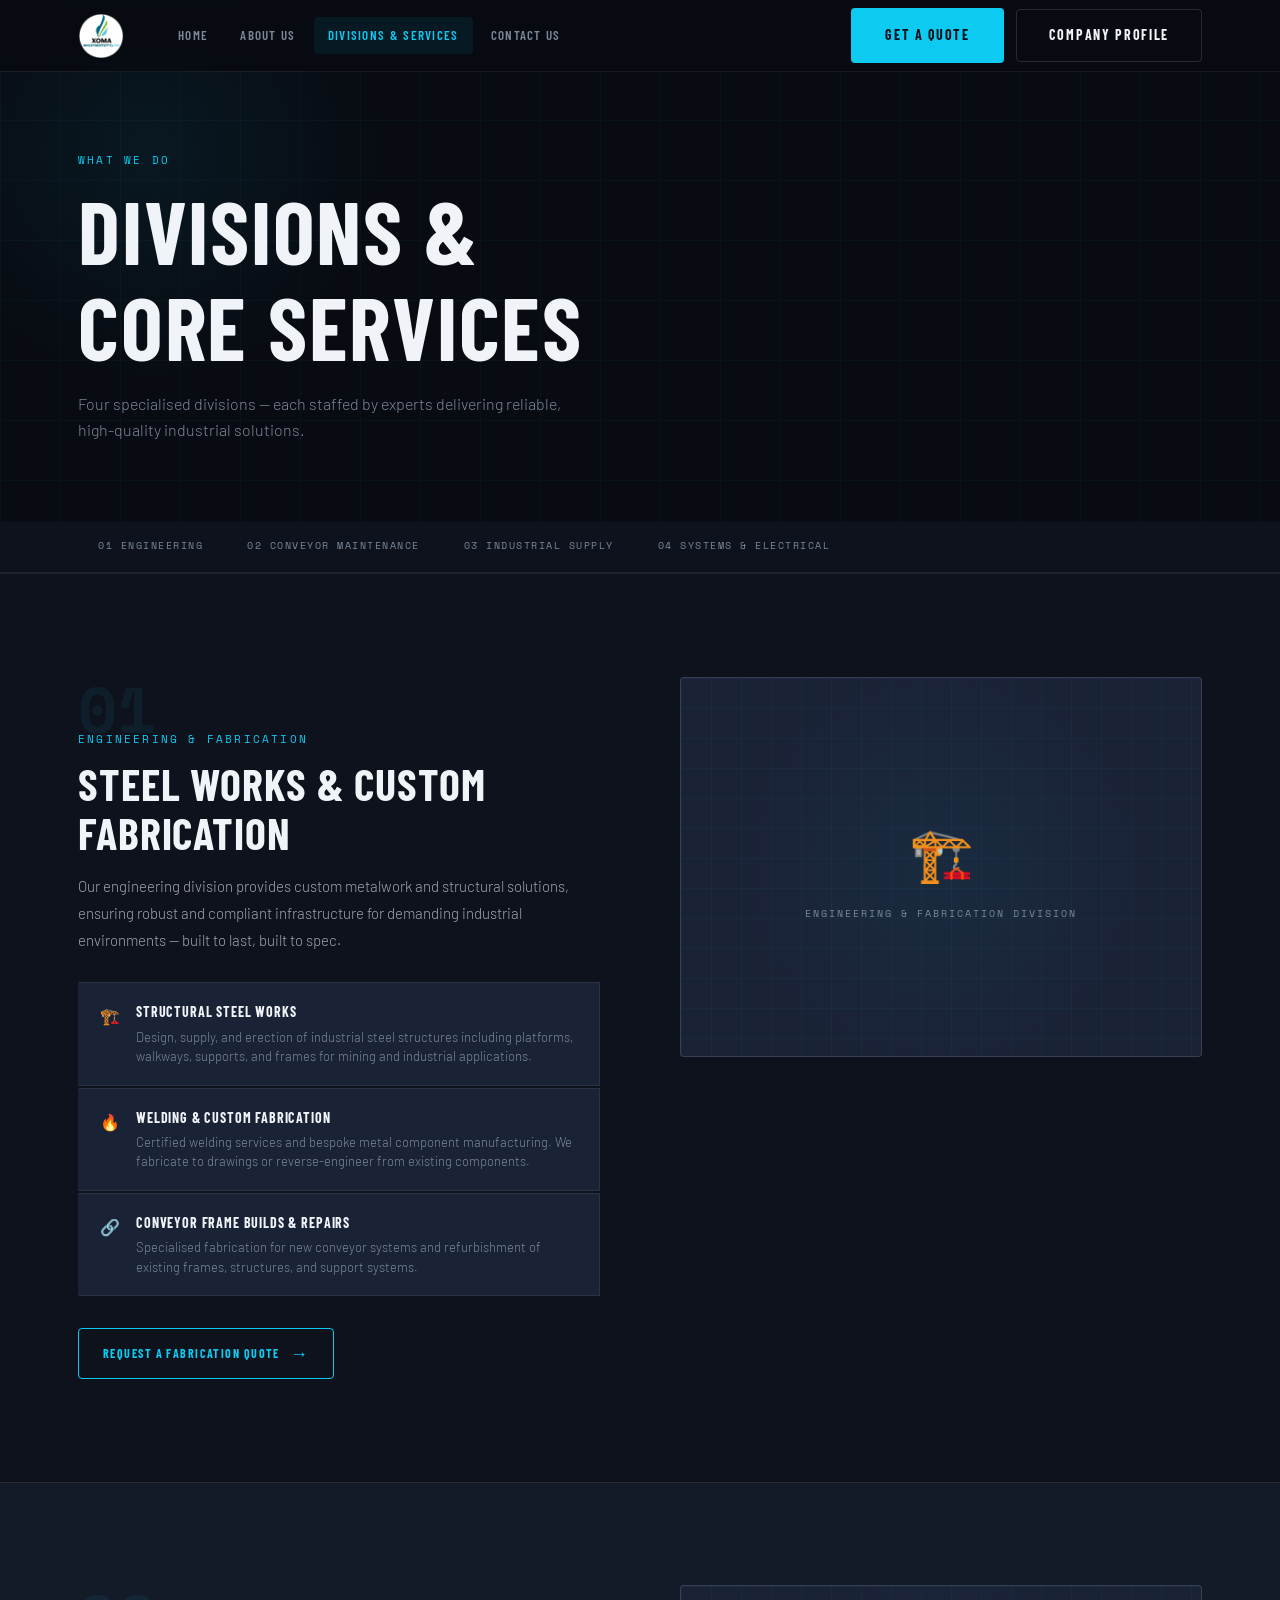
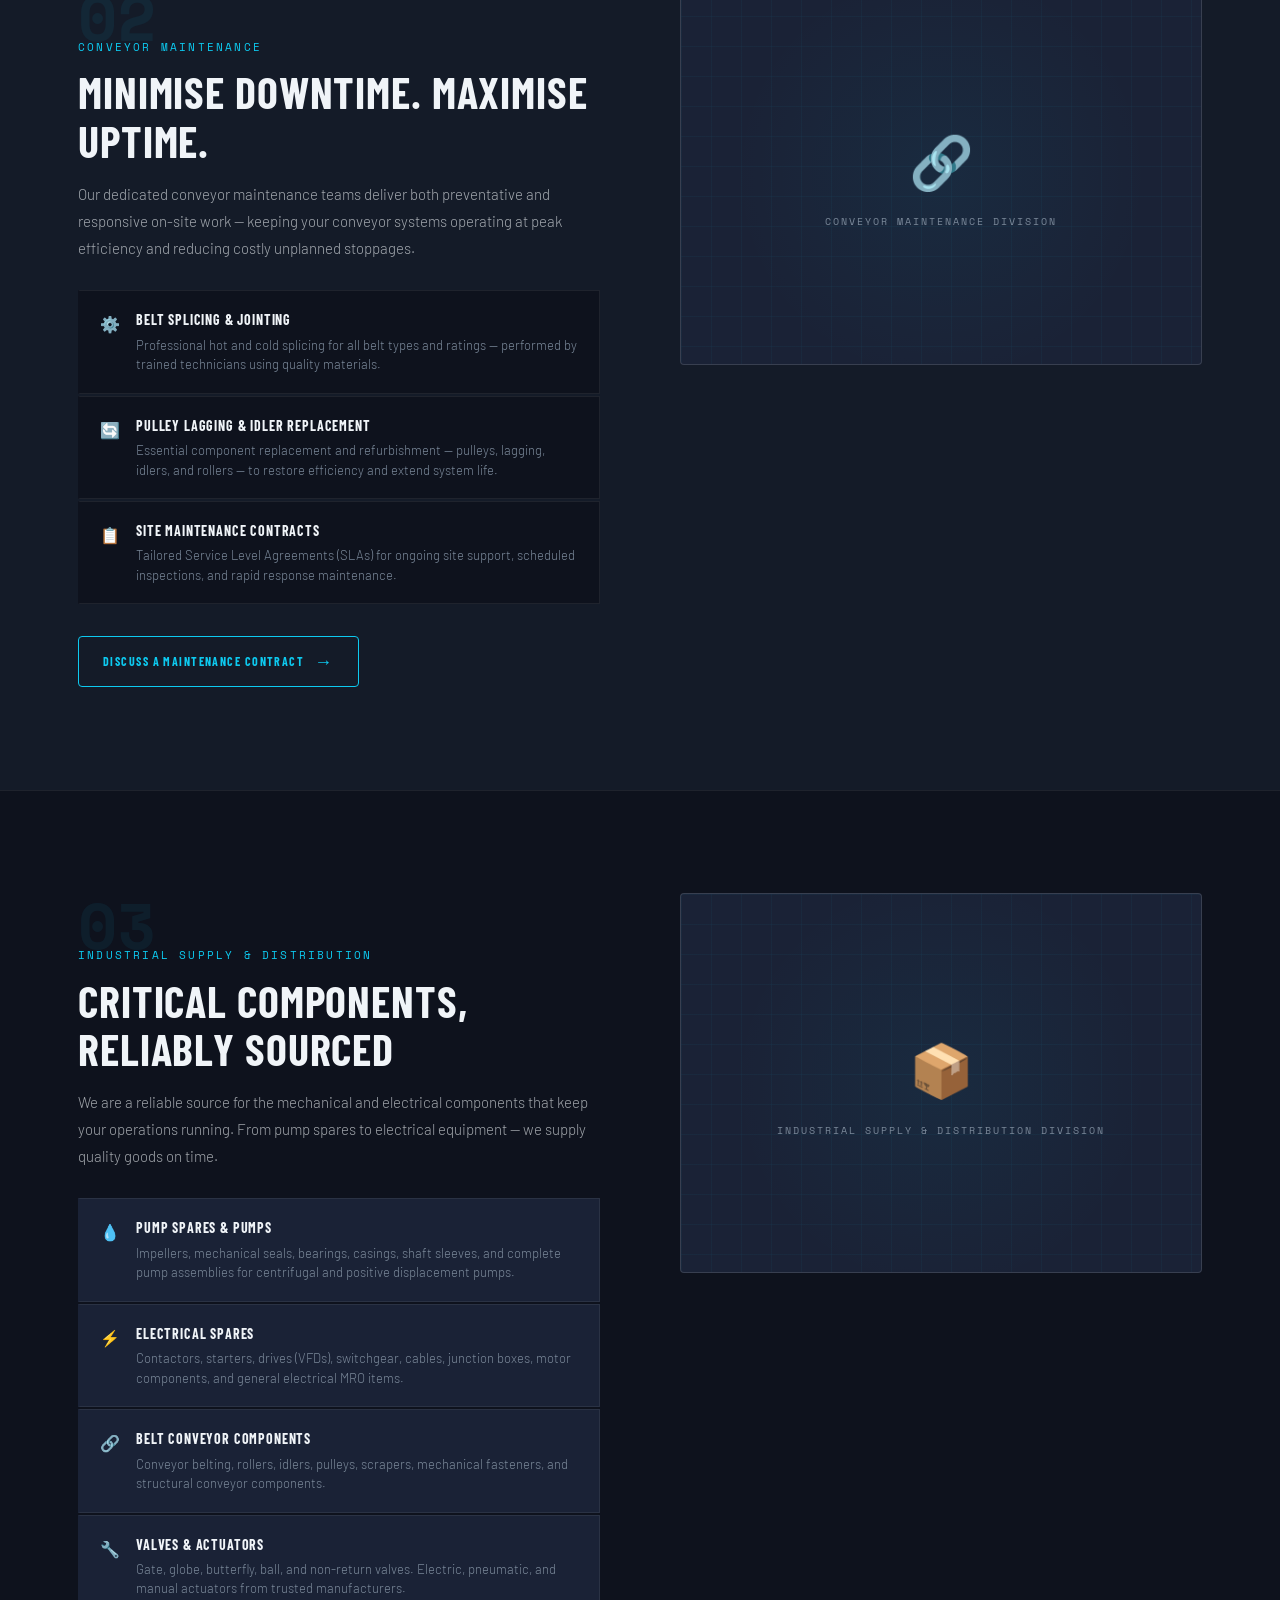
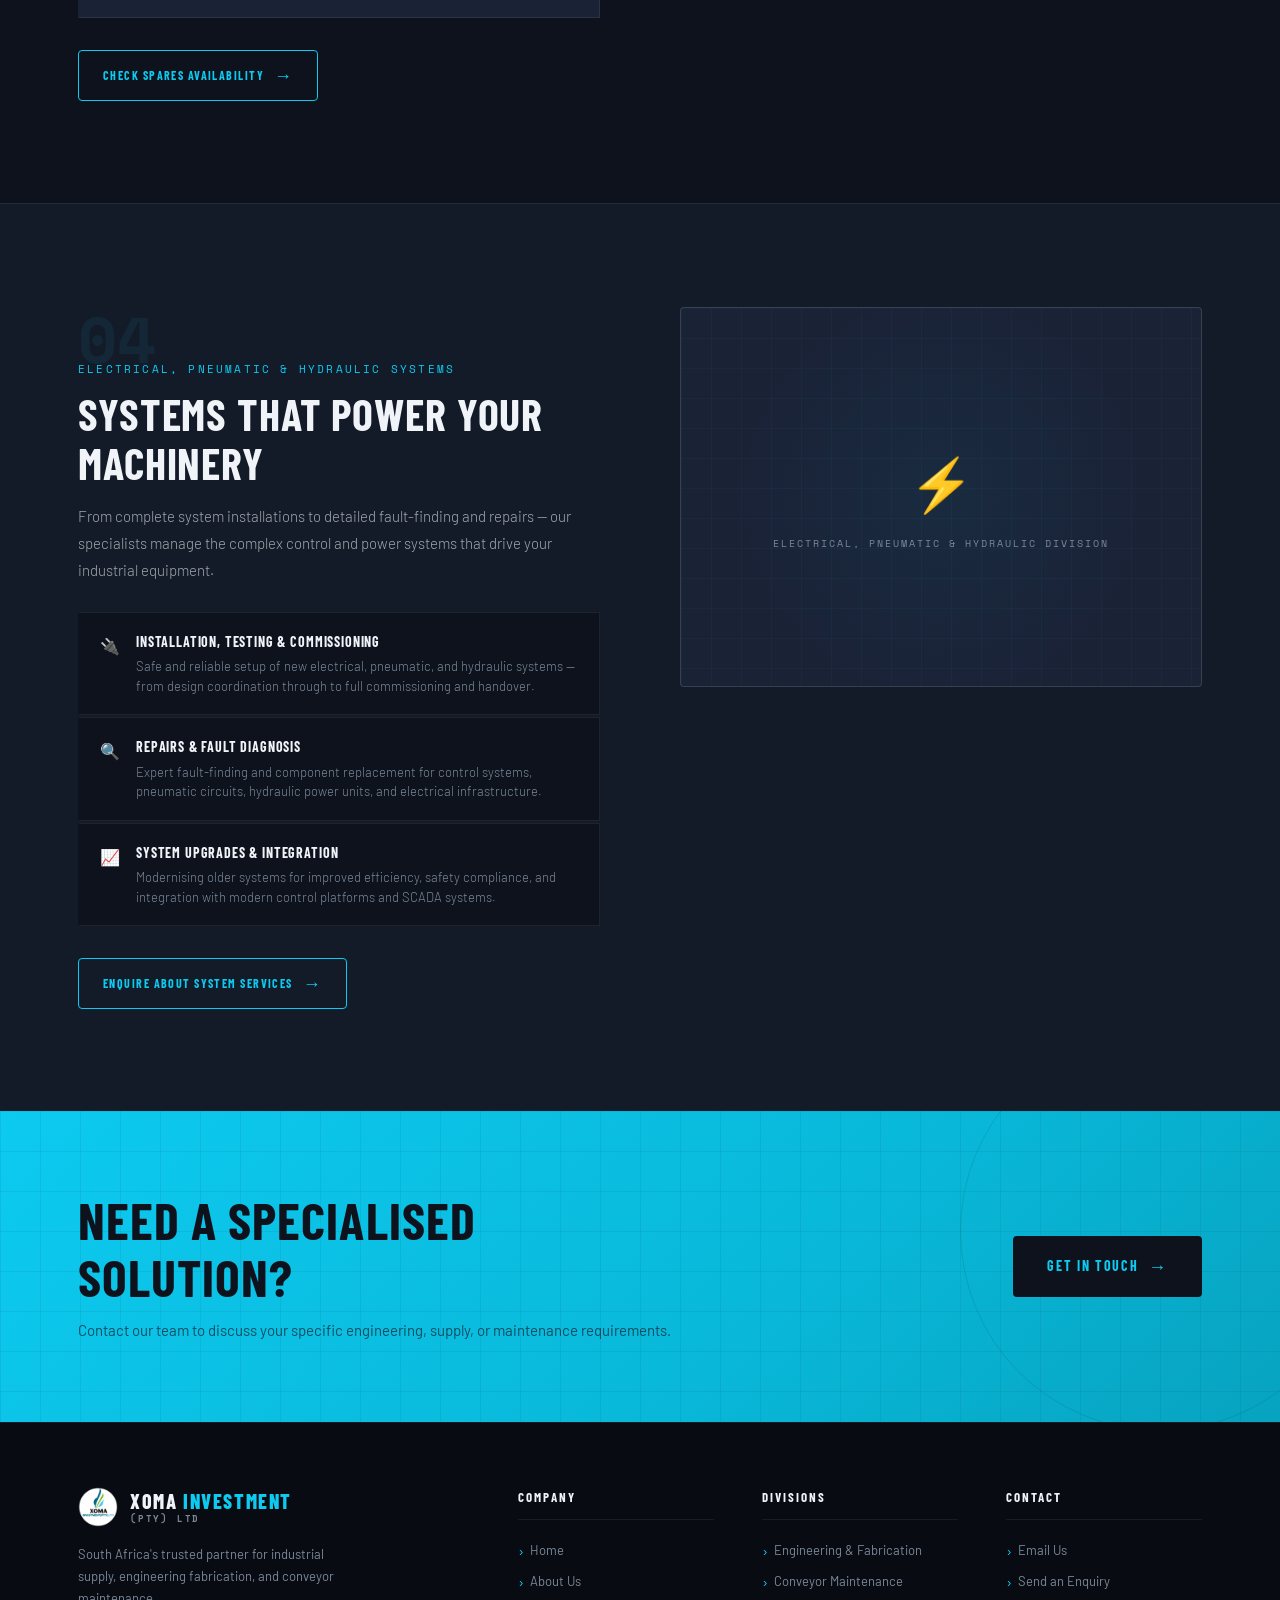
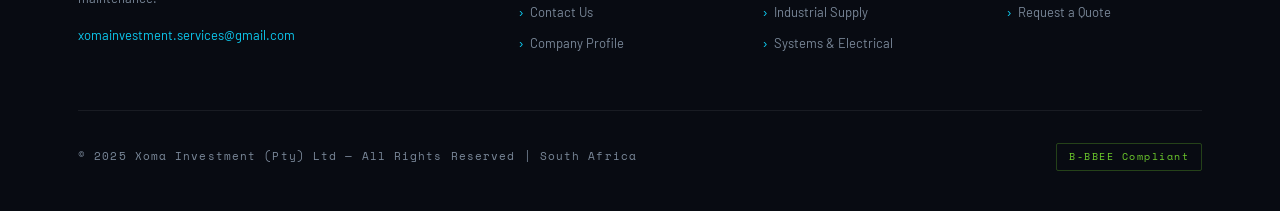
<file: services.html>
<!DOCTYPE html>
<html lang="en">
<head>
  <meta charset="UTF-8">
  <meta name="viewport" content="width=device-width, initial-scale=1.0">
  <meta name="description" content="Xoma Investment divisions and services — Engineering & Fabrication, Conveyor Maintenance, Industrial Supply & Distribution, and Electrical, Pneumatic & Hydraulic Systems.">
  <title>Divisions &amp; Services | Xoma Investment (Pty) Ltd</title>
  <link href="https://fonts.googleapis.com/css2?family=Barlow+Condensed:wght@400;600;700;800&family=Barlow:wght@300;400;500;600&family=Space+Mono:wght@400;700&display=swap" rel="stylesheet">
  <link rel="stylesheet" href="assets/css/style.css">
</head>
<body>

  <header class="main-header">
    <div class="container">
      <div class="logo">
        <a href="index.html">
          <img src="assets/img/Logo Xoma.png" alt="Xoma Investment (Pty) Ltd" onerror="this.style.display='none'; this.nextElementSibling.style.display='block'">
          <div class="logo-text" style="display:none">XOMA <span>Investment</span><div class="logo-sub">(Pty) Ltd</div></div>
        </a>
      </div>
      <button class="menu-toggle" aria-label="Toggle menu"><span></span><span></span><span></span></button>
      <nav class="main-nav">
        <ul>
          <li><a href="index.html">Home</a></li>
          <li><a href="about.html">About Us</a></li>
          <li class="dropdown">
            <a href="services.html" class="active">Divisions &amp; Services</a>
            <ul class="dropdown-menu">
              <li><a href="#engineering">Engineering &amp; Fabrication</a></li>
              <li><a href="#maintenance">Conveyor Maintenance</a></li>
              <li><a href="#supply">Industrial Supply &amp; Distribution</a></li>
              <li><a href="#systems">Electrical, Pneumatic &amp; Hydraulic</a></li>
            </ul>
          </li>
          <li><a href="contact.html">Contact Us</a></li>
        </ul>
      </nav>
      <div class="nav-ctas">
        <a href="contact.html" class="btn btn-primary">Get a Quote</a>
        <a href="assets/docs/Xoma_Investment_Company_Profile.pdf" download class="btn btn-secondary">Company Profile</a>
      </div>
    </div>
  </header>

  <main>

    <section class="page-title-banner">
      <div class="container">
        <span class="overline">What We Do</span>
        <h1>Divisions &amp;<br><span style="color:var(--gold)">Core Services</span></h1>
        <p>Four specialised divisions — each staffed by experts delivering reliable, high-quality industrial solutions.</p>
      </div>
    </section>

    <!-- Division nav -->
    <div style="background:var(--steel-mid); border-bottom:1px solid var(--border); position:sticky; top:72px; z-index:100;">
      <div class="container" style="display:flex; gap:4px; padding-top:0; padding-bottom:0; overflow-x:auto;">
        <a href="#engineering" style="font-family:var(--font-mono); font-size:10px; letter-spacing:0.15em; text-transform:uppercase; color:var(--muted); padding:16px 20px; white-space:nowrap; border-bottom:2px solid transparent; transition:all 0.2s;" onmouseover="this.style.color='var(--gold)'; this.style.borderBottomColor='var(--gold)'" onmouseout="this.style.color='var(--muted)'; this.style.borderBottomColor='transparent'">01 Engineering</a>
        <a href="#maintenance" style="font-family:var(--font-mono); font-size:10px; letter-spacing:0.15em; text-transform:uppercase; color:var(--muted); padding:16px 20px; white-space:nowrap; border-bottom:2px solid transparent; transition:all 0.2s;" onmouseover="this.style.color='var(--gold)'; this.style.borderBottomColor='var(--gold)'" onmouseout="this.style.color='var(--muted)'; this.style.borderBottomColor='transparent'">02 Conveyor Maintenance</a>
        <a href="#supply" style="font-family:var(--font-mono); font-size:10px; letter-spacing:0.15em; text-transform:uppercase; color:var(--muted); padding:16px 20px; white-space:nowrap; border-bottom:2px solid transparent; transition:all 0.2s;" onmouseover="this.style.color='var(--gold)'; this.style.borderBottomColor='var(--gold)'" onmouseout="this.style.color='var(--muted)'; this.style.borderBottomColor='transparent'">03 Industrial Supply</a>
        <a href="#systems" style="font-family:var(--font-mono); font-size:10px; letter-spacing:0.15em; text-transform:uppercase; color:var(--muted); padding:16px 20px; white-space:nowrap; border-bottom:2px solid transparent; transition:all 0.2s;" onmouseover="this.style.color='var(--gold)'; this.style.borderBottomColor='var(--gold)'" onmouseout="this.style.color='var(--muted)'; this.style.borderBottomColor='transparent'">04 Systems &amp; Electrical</a>
      </div>
    </div>

    <!-- Division 01: Engineering -->
    <section class="service-division" id="engineering">
      <div class="container">
        <div class="division-inner">
          <div>
            <div class="division-num">01</div>
            <div class="division-header">
              <span class="overline">Engineering &amp; Fabrication</span>
              <h2 class="anim">Steel Works &amp; Custom Fabrication</h2>
            </div>
            <div class="division-body">
              <p class="anim anim-delay-1">Our engineering division provides custom metalwork and structural solutions, ensuring robust and compliant infrastructure for demanding industrial environments — built to last, built to spec.</p>
              <div class="division-items">
                <div class="division-item anim anim-delay-1">
                  <span class="di-icon">🏗️</span>
                  <div>
                    <strong>Structural Steel Works</strong>
                    <p>Design, supply, and erection of industrial steel structures including platforms, walkways, supports, and frames for mining and industrial applications.</p>
                  </div>
                </div>
                <div class="division-item anim anim-delay-2">
                  <span class="di-icon">🔥</span>
                  <div>
                    <strong>Welding &amp; Custom Fabrication</strong>
                    <p>Certified welding services and bespoke metal component manufacturing. We fabricate to drawings or reverse-engineer from existing components.</p>
                  </div>
                </div>
                <div class="division-item anim anim-delay-3">
                  <span class="di-icon">🔗</span>
                  <div>
                    <strong>Conveyor Frame Builds &amp; Repairs</strong>
                    <p>Specialised fabrication for new conveyor systems and refurbishment of existing frames, structures, and support systems.</p>
                  </div>
                </div>
              </div>
              <a href="contact.html" class="btn btn-ghost anim anim-delay-4">Request a Fabrication Quote <span class="arrow">→</span></a>
            </div>
          </div>
          <div class="division-image-panel anim anim-delay-2">
            <span class="panel-icon">🏗️</span>
            <span class="panel-label">Engineering &amp; Fabrication Division</span>
          </div>
        </div>
      </div>
    </section>

    <!-- Division 02: Conveyor Maintenance -->
    <section class="service-division alt-bg" id="maintenance">
      <div class="container">
        <div class="division-inner reverse">
          <div class="division-image-panel anim">
            <span class="panel-icon">🔗</span>
            <span class="panel-label">Conveyor Maintenance Division</span>
          </div>
          <div>
            <div class="division-num">02</div>
            <div class="division-header">
              <span class="overline">Conveyor Maintenance</span>
              <h2 class="anim">Minimise Downtime. Maximise Uptime.</h2>
            </div>
            <div class="division-body">
              <p class="anim anim-delay-1">Our dedicated conveyor maintenance teams deliver both preventative and responsive on-site work — keeping your conveyor systems operating at peak efficiency and reducing costly unplanned stoppages.</p>
              <div class="division-items">
                <div class="division-item anim anim-delay-1">
                  <span class="di-icon">⚙️</span>
                  <div>
                    <strong>Belt Splicing &amp; Jointing</strong>
                    <p>Professional hot and cold splicing for all belt types and ratings — performed by trained technicians using quality materials.</p>
                  </div>
                </div>
                <div class="division-item anim anim-delay-2">
                  <span class="di-icon">🔄</span>
                  <div>
                    <strong>Pulley Lagging &amp; Idler Replacement</strong>
                    <p>Essential component replacement and refurbishment — pulleys, lagging, idlers, and rollers — to restore efficiency and extend system life.</p>
                  </div>
                </div>
                <div class="division-item anim anim-delay-3">
                  <span class="di-icon">📋</span>
                  <div>
                    <strong>Site Maintenance Contracts</strong>
                    <p>Tailored Service Level Agreements (SLAs) for ongoing site support, scheduled inspections, and rapid response maintenance.</p>
                  </div>
                </div>
              </div>
              <a href="contact.html" class="btn btn-ghost anim anim-delay-4">Discuss a Maintenance Contract <span class="arrow">→</span></a>
            </div>
          </div>
        </div>
      </div>
    </section>

    <!-- Division 03: Industrial Supply -->
    <section class="service-division" id="supply">
      <div class="container">
        <div class="division-inner">
          <div>
            <div class="division-num">03</div>
            <div class="division-header">
              <span class="overline">Industrial Supply &amp; Distribution</span>
              <h2 class="anim">Critical Components, Reliably Sourced</h2>
            </div>
            <div class="division-body">
              <p class="anim anim-delay-1">We are a reliable source for the mechanical and electrical components that keep your operations running. From pump spares to electrical equipment — we supply quality goods on time.</p>
              <div class="division-items">
                <div class="division-item anim anim-delay-1">
                  <span class="di-icon">💧</span>
                  <div>
                    <strong>Pump Spares &amp; Pumps</strong>
                    <p>Impellers, mechanical seals, bearings, casings, shaft sleeves, and complete pump assemblies for centrifugal and positive displacement pumps.</p>
                  </div>
                </div>
                <div class="division-item anim anim-delay-2">
                  <span class="di-icon">⚡</span>
                  <div>
                    <strong>Electrical Spares</strong>
                    <p>Contactors, starters, drives (VFDs), switchgear, cables, junction boxes, motor components, and general electrical MRO items.</p>
                  </div>
                </div>
                <div class="division-item anim anim-delay-2">
                  <span class="di-icon">🔗</span>
                  <div>
                    <strong>Belt Conveyor Components</strong>
                    <p>Conveyor belting, rollers, idlers, pulleys, scrapers, mechanical fasteners, and structural conveyor components.</p>
                  </div>
                </div>
                <div class="division-item anim anim-delay-3">
                  <span class="di-icon">🔧</span>
                  <div>
                    <strong>Valves &amp; Actuators</strong>
                    <p>Gate, globe, butterfly, ball, and non-return valves. Electric, pneumatic, and manual actuators from trusted manufacturers.</p>
                  </div>
                </div>
              </div>
              <a href="contact.html" class="btn btn-ghost anim anim-delay-4">Check Spares Availability <span class="arrow">→</span></a>
            </div>
          </div>
          <div class="division-image-panel anim anim-delay-2">
            <span class="panel-icon">📦</span>
            <span class="panel-label">Industrial Supply &amp; Distribution Division</span>
          </div>
        </div>
      </div>
    </section>

    <!-- Division 04: Electrical/Pneumatic/Hydraulic -->
    <section class="service-division alt-bg" id="systems">
      <div class="container">
        <div class="division-inner reverse">
          <div class="division-image-panel anim">
            <span class="panel-icon">⚡</span>
            <span class="panel-label">Electrical, Pneumatic &amp; Hydraulic Division</span>
          </div>
          <div>
            <div class="division-num">04</div>
            <div class="division-header">
              <span class="overline">Electrical, Pneumatic &amp; Hydraulic Systems</span>
              <h2 class="anim">Systems That Power Your Machinery</h2>
            </div>
            <div class="division-body">
              <p class="anim anim-delay-1">From complete system installations to detailed fault-finding and repairs — our specialists manage the complex control and power systems that drive your industrial equipment.</p>
              <div class="division-items">
                <div class="division-item anim anim-delay-1">
                  <span class="di-icon">🔌</span>
                  <div>
                    <strong>Installation, Testing &amp; Commissioning</strong>
                    <p>Safe and reliable setup of new electrical, pneumatic, and hydraulic systems — from design coordination through to full commissioning and handover.</p>
                  </div>
                </div>
                <div class="division-item anim anim-delay-2">
                  <span class="di-icon">🔍</span>
                  <div>
                    <strong>Repairs &amp; Fault Diagnosis</strong>
                    <p>Expert fault-finding and component replacement for control systems, pneumatic circuits, hydraulic power units, and electrical infrastructure.</p>
                  </div>
                </div>
                <div class="division-item anim anim-delay-3">
                  <span class="di-icon">📈</span>
                  <div>
                    <strong>System Upgrades &amp; Integration</strong>
                    <p>Modernising older systems for improved efficiency, safety compliance, and integration with modern control platforms and SCADA systems.</p>
                  </div>
                </div>
              </div>
              <a href="contact.html" class="btn btn-ghost anim anim-delay-4">Enquire About System Services <span class="arrow">→</span></a>
            </div>
          </div>
        </div>
      </div>
    </section>

    <!-- CTA -->
    <section class="cta-banner">
      <div class="container">
        <div class="inner">
          <div>
            <h2>Need a Specialised Solution?</h2>
            <p>Contact our team to discuss your specific engineering, supply, or maintenance requirements.</p>
          </div>
          <a href="contact.html" class="btn btn-primary">Get in Touch <span class="arrow">→</span></a>
        </div>
      </div>
    </section>

  </main>

  <footer class="main-footer">
    <div class="container">
      <div class="footer-inner">
        <div class="footer-brand">
          <div class="logo-wrap">
            <img src="assets/img/Logo Xoma.png" alt="Xoma Investment (Pty) Ltd">
            <div class="logo-text">XOMA <span>Investment</span><div class="logo-sub">(Pty) Ltd</div></div>
          </div>
          <p>South Africa's trusted partner for industrial supply, engineering fabrication, and conveyor maintenance.</p>
          <a href="mailto:xomainvestment.services@gmail.com" class="email-link">xomainvestment.services@gmail.com</a>
        </div>
        <div class="footer-col">
          <h5>Company</h5>
          <ul>
            <li><a href="index.html">Home</a></li>
            <li><a href="about.html">About Us</a></li>
            <li><a href="contact.html">Contact Us</a></li>
            <li><a href="assets/docs/company_profile.pdf" download>Company Profile</a></li>
          </ul>
        </div>
        <div class="footer-col">
          <h5>Divisions</h5>
          <ul>
            <li><a href="#engineering">Engineering &amp; Fabrication</a></li>
            <li><a href="#maintenance">Conveyor Maintenance</a></li>
            <li><a href="#supply">Industrial Supply</a></li>
            <li><a href="#systems">Systems &amp; Electrical</a></li>
          </ul>
        </div>
        <div class="footer-col">
          <h5>Contact</h5>
          <ul>
            <li><a href="mailto:xomainvestment.services@gmail.com">Email Us</a></li>
            <li><a href="contact.html">Send an Enquiry</a></li>
            <li><a href="contact.html">Request a Quote</a></li>
          </ul>
        </div>
      </div>
      <div class="footer-bottom">
        <p>© 2025 Xoma Investment (Pty) Ltd — All Rights Reserved | South Africa</p>
        <span class="bbbee-badge">B-BBEE Compliant</span>
      </div>
    </div>
  </footer>

  <script src="assets/js/script.js"></script>
</body>
</html>
</file>
<file: assets/css/style.css>
/* ============================================
   XOMA INVESTMENT — INDUSTRIAL AUTHORITY
   Navy. Teal. Green. Precision.
   ============================================ */

@import url('https://fonts.googleapis.com/css2?family=Barlow+Condensed:wght@400;600;700;800&family=Barlow:wght@300;400;500;600&family=Space+Mono:wght@400;700&display=swap');

/* ---- BRAND TOKENS ---- */
:root {
  /* Core brand — from the Xoma logo */
  --navy:        #0e121d;
  --navy-mid:    #141b28;
  --navy-light:  #1a2236;
  --navy-border: #222d42;

  --teal:        #0dcaf0;
  --teal-light:  #4dd9f5;
  --teal-dim:    rgba(13,202,240,0.12);
  --teal-border: rgba(13,202,240,0.25);

  --green:       #6fcf2d;
  --green-light: #8fdf4a;
  --green-dim:   rgba(111,207,45,0.12);
  --green-border:rgba(111,207,45,0.28);

  --sky:         #7ecfea;

  --black:       #080b12;
  --border:      rgba(255,255,255,0.07);
  --border-light:rgba(255,255,255,0.13);
  --white:       #f0f4f8;
  --muted:       #7a8899;

  --font-display: 'Barlow Condensed', sans-serif;
  --font-body:    'Barlow', sans-serif;
  --font-mono:    'Space Mono', monospace;

  --radius-sm: 4px;
  --radius-md: 8px;
  --radius-lg: 14px;

  --nav-h: 72px;
  --section-pad: clamp(60px, 8vw, 110px);
  --container-w: 1220px;
  --gutter: clamp(20px, 4vw, 48px);
}

/* ---- RESET ---- */
*, *::before, *::after { box-sizing: border-box; margin: 0; padding: 0; }
html { scroll-behavior: smooth; font-size: 16px; }
body {
  background: var(--navy);
  color: var(--white);
  font-family: var(--font-body);
  font-weight: 400;
  line-height: 1.6;
  overflow-x: hidden;
}
img { max-width: 100%; display: block; }
a { text-decoration: none; color: inherit; }
ul { list-style: none; }
button { cursor: pointer; border: none; background: none; font: inherit; }

/* ---- CONTAINER ---- */
.container {
  max-width: var(--container-w);
  margin: 0 auto;
  padding: 0 var(--gutter);
}

/* ---- TYPOGRAPHY ---- */
h1, h2, h3, h4 {
  font-family: var(--font-display);
  font-weight: 700;
  line-height: 1.1;
  letter-spacing: 0.02em;
  text-transform: uppercase;
}
h1 { font-size: clamp(52px, 9vw, 110px); }
h2 { font-size: clamp(32px, 5vw, 54px); }
h3 { font-size: clamp(22px, 3vw, 32px); }

.overline {
  font-family: var(--font-mono);
  font-size: 11px;
  letter-spacing: 0.2em;
  text-transform: uppercase;
  color: var(--teal);
  display: block;
  margin-bottom: 12px;
}
.section-label {
  font-family: var(--font-mono);
  font-size: 10px;
  letter-spacing: 0.25em;
  text-transform: uppercase;
  color: var(--muted);
  display: flex;
  align-items: center;
  gap: 10px;
  margin-bottom: 40px;
}
.section-label::after {
  content: '';
  flex: 1;
  max-width: 60px;
  height: 1px;
  background: var(--border-light);
}

/* ---- BUTTONS ---- */
.btn {
  display: inline-flex;
  align-items: center;
  gap: 10px;
  font-family: var(--font-display);
  font-weight: 700;
  font-size: 14px;
  letter-spacing: 0.12em;
  text-transform: uppercase;
  padding: 14px 32px;
  border-radius: var(--radius-sm);
  transition: all 0.2s ease;
  white-space: nowrap;
}
.btn-primary {
  background: var(--teal);
  color: var(--navy);
  border: 2px solid var(--teal);
}
.btn-primary:hover {
  background: var(--teal-light);
  border-color: var(--teal-light);
  transform: translateY(-1px);
  box-shadow: 0 6px 24px rgba(13,202,240,0.3);
}
.btn-secondary {
  background: transparent;
  color: var(--white);
  border: 1px solid var(--border-light);
}
.btn-secondary:hover {
  border-color: var(--teal);
  color: var(--teal);
}
.btn-ghost {
  background: transparent;
  color: var(--teal);
  border: 1px solid var(--teal);
  padding: 10px 24px;
  font-size: 12px;
}
.btn-ghost:hover {
  background: var(--teal);
  color: var(--navy);
  box-shadow: 0 4px 16px rgba(13,202,240,0.25);
}
.btn .arrow {
  font-size: 18px;
  transition: transform 0.2s;
}
.btn:hover .arrow { transform: translateX(4px); }

/* ---- HEADER / NAV ---- */
.main-header {
  position: fixed;
  top: 0; left: 0; right: 0;
  z-index: 1000;
  height: var(--nav-h);
  border-bottom: 1px solid var(--border);
  background: rgba(8,11,18,0.93);
  backdrop-filter: blur(14px);
  -webkit-backdrop-filter: blur(14px);
  transition: background 0.3s, border-color 0.3s;
}
.main-header.scrolled {
  background: rgba(8,11,18,0.99);
  border-bottom-color: rgba(13,202,240,0.2);
}
.main-header .container {
  height: 100%;
  display: flex;
  align-items: center;
  gap: 40px;
}
.logo { flex-shrink: 0; }
.logo img {
  height: 46px;
  width: auto;
  border-radius: 50%;
}
.logo-text {
  font-family: var(--font-display);
  font-weight: 800;
  font-size: 20px;
  letter-spacing: 0.08em;
  text-transform: uppercase;
  color: var(--white);
  line-height: 1;
}
.logo-text span { color: var(--teal); }
.logo-sub {
  font-family: var(--font-mono);
  font-size: 9px;
  letter-spacing: 0.2em;
  color: var(--muted);
  text-transform: uppercase;
  margin-top: 3px;
}

.main-nav { flex: 1; }
.main-nav ul {
  display: flex;
  align-items: center;
  gap: 4px;
}
.main-nav a {
  font-family: var(--font-display);
  font-weight: 600;
  font-size: 13px;
  letter-spacing: 0.1em;
  text-transform: uppercase;
  color: var(--muted);
  padding: 8px 14px;
  border-radius: var(--radius-sm);
  transition: color 0.2s;
  display: block;
}
.main-nav a:hover,
.main-nav a.active { color: var(--white); }
.main-nav a.active {
  background: rgba(13,202,240,0.08);
  color: var(--teal);
}

.dropdown { position: relative; }
.dropdown-menu {
  position: absolute;
  top: calc(100% + 8px);
  left: 0;
  min-width: 270px;
  background: var(--navy-light);
  border: 1px solid var(--border-light);
  border-top: 2px solid var(--teal);
  border-radius: 0 0 var(--radius-md) var(--radius-md);
  padding: 8px;
  opacity: 0;
  pointer-events: none;
  transform: translateY(-6px);
  transition: all 0.2s ease;
  z-index: 100;
}
.dropdown:hover .dropdown-menu,
.dropdown-menu:hover {
  opacity: 1;
  pointer-events: all;
  transform: translateY(0);
}
.dropdown-menu li a {
  display: block;
  padding: 10px 14px;
  font-size: 12px;
  color: var(--muted);
  border-radius: var(--radius-sm);
  border-left: 2px solid transparent;
}
.dropdown-menu li a:hover {
  color: var(--teal);
  border-left-color: var(--teal);
  background: var(--teal-dim);
}

.nav-ctas {
  display: flex;
  align-items: center;
  gap: 12px;
  margin-left: auto;
  flex-shrink: 0;
}

.menu-toggle {
  display: none;
  flex-direction: column;
  gap: 5px;
  padding: 8px;
  margin-left: auto;
}
.menu-toggle span {
  display: block;
  width: 24px;
  height: 2px;
  background: var(--white);
  transition: all 0.3s;
}
.menu-toggle.open span:nth-child(1) { transform: rotate(45deg) translate(5px, 5px); }
.menu-toggle.open span:nth-child(2) { opacity: 0; }
.menu-toggle.open span:nth-child(3) { transform: rotate(-45deg) translate(5px, -5px); }

/* ---- HERO ---- */
.hero-banner {
  min-height: 100vh;
  display: flex;
  align-items: flex-end;
  padding-bottom: clamp(60px, 8vw, 100px);
  padding-top: var(--nav-h);
  position: relative;
  overflow: hidden;
}
.hero-bg {
  position: absolute;
  inset: 0;
  background:
    linear-gradient(180deg, rgba(8,11,18,0.2) 0%, rgba(8,11,18,0.75) 60%, var(--navy) 100%),
    url('assets/img/hero-bg.jpg') center/cover no-repeat;
}
.hero-banner.no-img .hero-bg {
  background: linear-gradient(135deg, var(--black) 0%, var(--navy) 55%, var(--navy-mid) 100%);
}
.hero-grid-pattern {
  position: absolute;
  inset: 0;
  background-image:
    linear-gradient(rgba(13,202,240,0.04) 1px, transparent 1px),
    linear-gradient(90deg, rgba(13,202,240,0.04) 1px, transparent 1px);
  background-size: 60px 60px;
}
.hero-bg::after {
  content: '';
  position: absolute;
  right: -120px;
  top: 8%;
  width: 700px;
  height: 700px;
  border: 1px solid rgba(13,202,240,0.1);
  border-radius: 50%;
}
.hero-ring2 {
  position: absolute;
  right: 80px;
  top: 50%;
  transform: translateY(-50%);
  width: 440px;
  height: 440px;
  border: 1px solid rgba(111,207,45,0.07);
  border-radius: 50%;
  pointer-events: none;
}
.hero-glow {
  position: absolute;
  right: 10%;
  top: 20%;
  width: 500px;
  height: 500px;
  background: radial-gradient(circle, rgba(13,202,240,0.06) 0%, transparent 70%);
  pointer-events: none;
}

.hero-content {
  position: relative;
  z-index: 2;
  max-width: 900px;
}
.hero-eyebrow {
  display: flex;
  align-items: center;
  gap: 16px;
  margin-bottom: 24px;
}
.hero-eyebrow .line { width: 40px; height: 2px; background: var(--teal); }
.hero-eyebrow span {
  font-family: var(--font-mono);
  font-size: 11px;
  letter-spacing: 0.25em;
  text-transform: uppercase;
  color: var(--teal);
}
.hero-banner h1 { color: var(--white); margin-bottom: 24px; font-weight: 800; }
.hero-banner h1 .accent { color: var(--teal); }
.hero-banner h1 .accent-green { color: var(--green); }
.hero-sub {
  font-size: clamp(15px, 2vw, 18px);
  color: rgba(240,244,248,0.65);
  max-width: 520px;
  margin-bottom: 40px;
  font-weight: 300;
  line-height: 1.7;
}
.hero-actions { display: flex; gap: 16px; flex-wrap: wrap; align-items: center; }
.hero-stats {
  display: flex;
  gap: 48px;
  margin-top: 64px;
  padding-top: 40px;
  border-top: 1px solid var(--border);
}
.hero-stat .number {
  font-family: var(--font-display);
  font-size: 36px;
  font-weight: 800;
  color: var(--teal);
  line-height: 1;
}
.hero-stat .label {
  font-size: 11px;
  letter-spacing: 0.12em;
  text-transform: uppercase;
  color: var(--muted);
  margin-top: 4px;
}

/* ---- TRUST BAR ---- */
.trust-bar {
  background: var(--navy-mid);
  border-top: 1px solid var(--border);
  border-bottom: 1px solid var(--border);
  padding: 28px 0;
}
.trust-bar .container {
  display: flex;
  align-items: center;
  gap: 40px;
  flex-wrap: wrap;
}
.trust-label {
  font-family: var(--font-mono);
  font-size: 10px;
  letter-spacing: 0.2em;
  text-transform: uppercase;
  color: var(--muted);
  white-space: nowrap;
  flex-shrink: 0;
}
.trust-label::after {
  content: '';
  display: inline-block;
  width: 30px;
  height: 1px;
  background: var(--border-light);
  vertical-align: middle;
  margin-left: 12px;
}
.trust-logos { display: flex; gap: 40px; align-items: center; flex-wrap: wrap; }
.trust-logo-item {
  font-family: var(--font-display);
  font-weight: 700;
  font-size: 16px;
  letter-spacing: 0.12em;
  text-transform: uppercase;
  color: rgba(240,244,248,0.3);
  transition: color 0.2s;
}
.trust-logo-item:hover { color: rgba(240,244,248,0.65); }
.trust-logo-item.featured { color: var(--teal); opacity: 0.75; font-size: 18px; }
.trust-logo-item.featured:hover { opacity: 1; }

/* ---- SECTIONS ---- */
section { padding: var(--section-pad) 0; }
.alt-bg { background: var(--navy-mid); }
.dark-bg { background: var(--black); }

/* ---- ABOUT PREVIEW ---- */
.about-preview .inner {
  display: grid;
  grid-template-columns: 1fr 1fr;
  gap: 80px;
  align-items: center;
}
.stat-side { display: grid; grid-template-columns: 1fr 1fr; gap: 2px; }
.stat-box {
  background: var(--navy-light);
  padding: 32px;
  text-align: center;
  border: 1px solid var(--border);
}
.stat-box:first-child { border-radius: var(--radius-sm) 0 0 0; }
.stat-box:nth-child(2) { border-radius: 0 var(--radius-sm) 0 0; }
.stat-box:nth-child(3) { border-radius: 0 0 0 var(--radius-sm); }
.stat-box:last-child { border-radius: 0 0 var(--radius-sm) 0; }
.stat-box .num {
  font-family: var(--font-display);
  font-size: 40px;
  font-weight: 800;
  color: var(--teal);
  line-height: 1;
}
.stat-box .desc {
  font-size: 11px;
  letter-spacing: 0.1em;
  text-transform: uppercase;
  color: var(--muted);
  margin-top: 8px;
}
.about-preview p {
  color: rgba(240,244,248,0.65);
  font-weight: 300;
  margin: 20px 0 32px;
  font-size: 17px;
  line-height: 1.75;
}

/* ---- SERVICES GRID ---- */
.services-grid {
  display: grid;
  grid-template-columns: repeat(2, 1fr);
  gap: 2px;
  margin-top: 56px;
}
.service-card {
  background: var(--navy-light);
  padding: 44px 40px;
  position: relative;
  overflow: hidden;
  transition: background 0.25s;
  border: 1px solid var(--border);
}
.service-card::before {
  content: '';
  position: absolute;
  top: 0; left: 0;
  width: 100%;
  height: 3px;
  background: linear-gradient(90deg, var(--teal), var(--green));
  transform: scaleX(0);
  transform-origin: left;
  transition: transform 0.35s ease;
}
.service-card:hover { background: #1c2840; }
.service-card:hover::before { transform: scaleX(1); }
.service-card .card-number {
  font-family: var(--font-mono);
  font-size: 11px;
  color: var(--teal);
  letter-spacing: 0.2em;
  margin-bottom: 20px;
}
.service-card h3 { font-size: 26px; color: var(--white); margin-bottom: 14px; transition: color 0.2s; }
.service-card:hover h3 { color: var(--teal); }
.service-card p { font-size: 14px; color: var(--muted); line-height: 1.7; margin-bottom: 24px; }
.service-card .tags { display: flex; flex-wrap: wrap; gap: 6px; }
.tag {
  font-family: var(--font-mono);
  font-size: 9px;
  letter-spacing: 0.15em;
  text-transform: uppercase;
  padding: 4px 10px;
  border: 1px solid var(--teal-border);
  border-radius: 2px;
  color: var(--sky);
}
.service-card .card-link {
  position: absolute;
  bottom: 40px;
  right: 40px;
  font-family: var(--font-mono);
  font-size: 10px;
  letter-spacing: 0.15em;
  color: var(--muted);
  text-transform: uppercase;
  opacity: 0;
  transition: opacity 0.2s;
  display: flex;
  align-items: center;
  gap: 6px;
}
.service-card:hover .card-link { opacity: 1; color: var(--teal); }

/* ---- PRODUCT CATEGORIES ---- */
.products-intro { max-width: 600px; margin-bottom: 56px; }
.products-intro p { color: var(--muted); margin-top: 16px; font-size: 16px; }
.product-categories {
  display: grid;
  grid-template-columns: repeat(auto-fit, minmax(180px, 1fr));
  gap: 2px;
}
.product-cat {
  background: var(--navy-light);
  padding: 32px 24px;
  border: 1px solid var(--border);
  border-top: 2px solid transparent;
  transition: border-top-color 0.2s, background 0.2s;
  cursor: default;
}
.product-cat:hover { border-top-color: var(--green); background: #1c2840; }
.product-cat .cat-icon { font-size: 28px; margin-bottom: 16px; display: block; }
.product-cat h4 {
  font-family: var(--font-display);
  font-size: 16px;
  font-weight: 700;
  letter-spacing: 0.08em;
  text-transform: uppercase;
  color: var(--white);
  margin-bottom: 8px;
}
.product-cat p { font-size: 12px; color: var(--muted); line-height: 1.5; }

/* ---- SECTORS ---- */
.sectors-inner { display: grid; grid-template-columns: 1fr 1fr; gap: 80px; align-items: start; }
.sector-list { display: flex; flex-direction: column; gap: 2px; margin-top: 40px; }
.sector-item {
  display: flex;
  align-items: center;
  gap: 20px;
  padding: 20px 24px;
  background: var(--navy-light);
  border: 1px solid var(--border);
  border-left: 3px solid transparent;
  transition: all 0.2s;
}
.sector-item:hover { border-left-color: var(--teal); background: #1c2840; }
.sector-item .s-icon { font-size: 22px; flex-shrink: 0; }
.sector-item .s-name {
  font-family: var(--font-display);
  font-size: 18px;
  font-weight: 700;
  letter-spacing: 0.06em;
  text-transform: uppercase;
}
.sector-item .s-desc { font-size: 12px; color: var(--muted); margin-top: 2px; }
.sectors-text p {
  font-size: 16px;
  color: rgba(240,244,248,0.65);
  line-height: 1.8;
  font-weight: 300;
  margin-bottom: 20px;
}
.eskom-badge {
  display: inline-flex;
  align-items: center;
  gap: 12px;
  padding: 14px 22px;
  border: 1px solid var(--teal-border);
  background: var(--teal-dim);
  border-radius: var(--radius-sm);
  margin-top: 24px;
}
.eskom-badge .badge-label {
  font-family: var(--font-mono);
  font-size: 9px;
  letter-spacing: 0.2em;
  text-transform: uppercase;
  color: var(--muted);
}
.eskom-badge .badge-name {
  font-family: var(--font-display);
  font-size: 18px;
  font-weight: 700;
  color: var(--teal);
  letter-spacing: 0.06em;
  text-transform: uppercase;
}

/* ---- WHY XOMA ---- */
.why-grid { display: grid; grid-template-columns: repeat(3, 1fr); gap: 2px; margin-top: 56px; }
.why-item {
  padding: 40px 36px;
  background: var(--navy-mid);
  border: 1px solid var(--border);
  transition: border-color 0.2s, background 0.2s;
}
.why-item:hover { background: #1c2840; border-color: var(--teal-border); }
.why-item .wi-number {
  font-family: var(--font-display);
  font-size: 64px;
  font-weight: 800;
  color: rgba(13,202,240,0.08);
  line-height: 1;
  margin-bottom: 16px;
}
.why-item h4 {
  font-family: var(--font-display);
  font-size: 20px;
  font-weight: 700;
  letter-spacing: 0.06em;
  text-transform: uppercase;
  color: var(--white);
  margin-bottom: 12px;
}
.why-item p { font-size: 14px; color: var(--muted); line-height: 1.7; }

/* ---- CTA BANNER ---- */
.cta-banner {
  background: linear-gradient(135deg, var(--teal) 0%, #09b8d9 60%, #07a3c0 100%);
  padding: 80px 0;
  position: relative;
  overflow: hidden;
}
.cta-banner::before {
  content: '';
  position: absolute;
  inset: 0;
  background-image:
    linear-gradient(rgba(8,11,18,0.06) 1px, transparent 1px),
    linear-gradient(90deg, rgba(8,11,18,0.06) 1px, transparent 1px);
  background-size: 40px 40px;
}
.cta-banner::after {
  content: '';
  position: absolute;
  right: -80px; top: -80px;
  width: 400px; height: 400px;
  border: 1px solid rgba(8,11,18,0.1);
  border-radius: 50%;
}
.cta-banner .inner {
  position: relative;
  z-index: 2;
  display: flex;
  align-items: center;
  justify-content: space-between;
  gap: 40px;
  flex-wrap: wrap;
}
.cta-banner h2 { color: var(--navy); font-size: clamp(28px, 5vw, 52px); max-width: 600px; }
.cta-banner p { color: rgba(14,18,29,0.65); margin-top: 12px; font-size: 15px; }
.cta-banner .btn-primary {
  background: var(--navy);
  border-color: var(--navy);
  color: var(--teal);
  flex-shrink: 0;
}
.cta-banner .btn-primary:hover {
  background: var(--black);
  border-color: var(--black);
  box-shadow: 0 6px 20px rgba(8,11,18,0.35);
}

/* ---- PAGE TITLE BANNER ---- */
.page-title-banner {
  padding-top: calc(var(--nav-h) + 80px);
  padding-bottom: 80px;
  background: var(--black);
  position: relative;
  overflow: hidden;
}
.page-title-banner::before {
  content: '';
  position: absolute;
  inset: 0;
  background-image:
    linear-gradient(rgba(13,202,240,0.04) 1px, transparent 1px),
    linear-gradient(90deg, rgba(13,202,240,0.04) 1px, transparent 1px);
  background-size: 60px 60px;
}
.page-title-banner::after {
  content: '';
  position: absolute;
  left: -100px; top: -100px;
  width: 500px; height: 500px;
  background: radial-gradient(circle, rgba(13,202,240,0.07) 0%, transparent 65%);
}
.page-title-banner .container { position: relative; z-index: 2; }
.page-title-banner h1 { font-size: clamp(42px, 7vw, 88px); color: var(--white); }
.page-title-banner p {
  font-size: 16px;
  color: var(--muted);
  margin-top: 16px;
  max-width: 500px;
  font-weight: 300;
}

/* ---- ABOUT PAGE ---- */
.about-foundation .inner {
  display: grid;
  grid-template-columns: 1fr 1fr;
  gap: 80px;
  align-items: start;
}
.about-foundation p {
  color: rgba(240,244,248,0.7);
  font-size: 16px;
  line-height: 1.8;
  font-weight: 300;
  margin-bottom: 18px;
}
.about-foundation .highlight-quote {
  border-left: 3px solid var(--teal);
  padding: 16px 24px;
  background: var(--teal-dim);
  border-radius: 0 var(--radius-sm) var(--radius-sm) 0;
  font-style: italic;
  color: rgba(240,244,248,0.85);
  margin: 28px 0;
}
.vmv-grid { display: grid; grid-template-columns: 1fr 1fr; gap: 2px; margin: 40px 0; }
.vmv-item {
  background: var(--navy-light);
  padding: 40px;
  border: 1px solid var(--border);
  border-top: 3px solid var(--teal);
}
.vmv-item h3 { font-size: 22px; color: var(--teal); margin-bottom: 16px; }
.vmv-item p { color: rgba(240,244,248,0.65); font-size: 15px; line-height: 1.75; font-weight: 300; }
.core-values-grid { display: grid; grid-template-columns: repeat(2, 1fr); gap: 2px; margin-top: 40px; }
.cv-item {
  background: var(--navy-mid);
  border: 1px solid var(--border);
  padding: 28px 32px;
  display: flex;
  gap: 20px;
  align-items: flex-start;
  transition: border-color 0.2s, background 0.2s;
}
.cv-item:hover { background: #1c2840; border-color: var(--green-border); }
.cv-dot {
  width: 8px;
  height: 8px;
  border-radius: 50%;
  background: var(--green);
  flex-shrink: 0;
  margin-top: 6px;
  box-shadow: 0 0 8px rgba(111,207,45,0.4);
}
.cv-item .cv-name {
  font-family: var(--font-display);
  font-size: 16px;
  font-weight: 700;
  letter-spacing: 0.08em;
  text-transform: uppercase;
  color: var(--white);
  margin-bottom: 6px;
}
.cv-item p { font-size: 13px; color: var(--muted); line-height: 1.6; }
.bbbee-block {
  margin-top: 48px;
  padding: 24px 32px;
  border: 1px solid var(--green-border);
  border-left: 4px solid var(--green);
  background: var(--green-dim);
  display: flex;
  gap: 16px;
  align-items: center;
}
.bbbee-block p { font-size: 14px; color: rgba(240,244,248,0.75); }

/* ---- SERVICES PAGE ---- */
.service-division { padding: var(--section-pad) 0; border-top: 1px solid var(--border); }
.service-division.alt-bg { background: var(--navy-mid); }
.division-inner { display: grid; grid-template-columns: 1fr 1fr; gap: 80px; align-items: start; }
.division-inner.reverse { direction: rtl; }
.division-inner.reverse > * { direction: ltr; }
.division-num {
  font-family: var(--font-mono);
  font-size: 64px;
  font-weight: 700;
  color: rgba(13,202,240,0.07);
  line-height: 1;
  margin-bottom: -10px;
}
.division-header h2 { font-size: clamp(28px, 4vw, 44px); color: var(--white); margin-bottom: 16px; }
.division-body p {
  color: rgba(240,244,248,0.65);
  font-size: 15px;
  line-height: 1.8;
  font-weight: 300;
  margin-bottom: 28px;
}
.division-items { display: flex; flex-direction: column; gap: 2px; margin-bottom: 32px; }
.division-item {
  display: flex;
  gap: 16px;
  padding: 18px 20px;
  background: var(--navy-light);
  border: 1px solid var(--border);
  align-items: flex-start;
  border-left: 2px solid transparent;
  transition: border-color 0.2s, background 0.2s;
}
.division-item:hover { border-left-color: var(--teal); background: #1c2840; }
.alt-bg .division-item { background: var(--navy); }
.alt-bg .division-item:hover { background: #1c2840; }
.division-item .di-icon { font-size: 16px; flex-shrink: 0; margin-top: 2px; }
.division-item strong {
  font-family: var(--font-display);
  font-weight: 700;
  font-size: 14px;
  letter-spacing: 0.06em;
  text-transform: uppercase;
  color: var(--white);
  display: block;
  margin-bottom: 4px;
}
.division-item p { font-size: 13px; color: var(--muted); line-height: 1.5; margin: 0; }
.division-image-panel {
  background: var(--navy-light);
  min-height: 380px;
  border-radius: var(--radius-sm);
  display: flex;
  flex-direction: column;
  align-items: center;
  justify-content: center;
  gap: 12px;
  border: 1px solid var(--border-light);
  position: relative;
  overflow: hidden;
}
.division-image-panel::before {
  content: '';
  position: absolute;
  inset: 0;
  background-image:
    linear-gradient(rgba(13,202,240,0.04) 1px, transparent 1px),
    linear-gradient(90deg, rgba(13,202,240,0.04) 1px, transparent 1px);
  background-size: 30px 30px;
}
.division-image-panel::after {
  content: '';
  position: absolute;
  inset: 0;
  background: radial-gradient(circle at center, rgba(13,202,240,0.05) 0%, transparent 65%);
}
.division-image-panel .panel-icon { font-size: 52px; position: relative; z-index: 1; }
.division-image-panel .panel-label {
  font-family: var(--font-mono);
  font-size: 10px;
  letter-spacing: 0.2em;
  text-transform: uppercase;
  color: var(--muted);
  position: relative;
  z-index: 1;
}

/* ---- CONTACT PAGE ---- */
.contact-layout { display: grid; grid-template-columns: 1fr 1.5fr; gap: 80px; align-items: start; }
.contact-info-block h2 { font-size: clamp(24px, 3.5vw, 38px); margin-bottom: 32px; }
.contact-detail {
  display: flex;
  gap: 16px;
  padding: 20px 0;
  border-bottom: 1px solid var(--border);
  align-items: flex-start;
}
.contact-detail:first-of-type { border-top: 1px solid var(--border); }
.contact-detail .cd-icon {
  width: 38px;
  height: 38px;
  background: var(--teal-dim);
  border: 1px solid var(--teal-border);
  border-radius: var(--radius-sm);
  display: flex;
  align-items: center;
  justify-content: center;
  font-size: 16px;
  flex-shrink: 0;
}
.contact-detail .cd-label {
  font-family: var(--font-mono);
  font-size: 10px;
  letter-spacing: 0.2em;
  text-transform: uppercase;
  color: var(--muted);
  margin-bottom: 4px;
}
.contact-detail .cd-value { font-size: 15px; color: var(--white); font-weight: 500; }
.contact-detail a.cd-value { color: var(--teal); }
.contact-detail a.cd-value:hover { text-decoration: underline; }

.whatsapp-btn { background: #25d366; border: 2px solid #25d366; color: #000; }
.whatsapp-btn:hover { background: #20bd5a; border-color: #20bd5a; box-shadow: 0 4px 16px rgba(37,211,102,0.3); }

.contact-form-block h2 { font-size: clamp(24px, 3.5vw, 38px); margin-bottom: 32px; }
.contact-form { display: flex; flex-direction: column; gap: 20px; }
.form-row { display: grid; grid-template-columns: 1fr 1fr; gap: 16px; }
.form-group { display: flex; flex-direction: column; gap: 8px; }
.form-group label {
  font-family: var(--font-mono);
  font-size: 10px;
  letter-spacing: 0.2em;
  text-transform: uppercase;
  color: var(--muted);
}
.form-group input,
.form-group select,
.form-group textarea {
  background: var(--navy-light);
  border: 1px solid var(--border-light);
  border-radius: var(--radius-sm);
  padding: 14px 16px;
  color: var(--white);
  font-family: var(--font-body);
  font-size: 15px;
  transition: border-color 0.2s, box-shadow 0.2s;
  outline: none;
}
.form-group input:focus,
.form-group select:focus,
.form-group textarea:focus {
  border-color: var(--teal);
  box-shadow: 0 0 0 3px rgba(13,202,240,0.1);
}
.form-group input::placeholder, .form-group textarea::placeholder { color: var(--muted); }
.form-group select { appearance: none; cursor: pointer; }
.form-group select option { background: var(--navy-mid); }
.form-group textarea { resize: vertical; min-height: 140px; }

.testimonial-block {
  background: var(--navy-light);
  border: 1px solid var(--border-light);
  border-left: 4px solid var(--teal);
  padding: 28px 32px;
  border-radius: 0 var(--radius-sm) var(--radius-sm) 0;
  margin-top: 48px;
}
.testimonial-block blockquote {
  font-size: 15px;
  font-style: italic;
  color: rgba(240,244,248,0.8);
  line-height: 1.7;
  margin-bottom: 12px;
}
.testimonial-block cite {
  font-family: var(--font-mono);
  font-size: 10px;
  letter-spacing: 0.15em;
  text-transform: uppercase;
  color: var(--teal);
}

.map-section { padding: 0; }
.map-placeholder {
  height: 380px;
  background: var(--navy-mid);
  display: flex;
  flex-direction: column;
  align-items: center;
  justify-content: center;
  gap: 12px;
  border-top: 1px solid var(--border);
  position: relative;
  overflow: hidden;
}
.map-placeholder::before {
  content: '';
  position: absolute;
  inset: 0;
  background-image:
    linear-gradient(rgba(13,202,240,0.04) 1px, transparent 1px),
    linear-gradient(90deg, rgba(13,202,240,0.04) 1px, transparent 1px);
  background-size: 40px 40px;
}
.map-placeholder p {
  position: relative;
  font-family: var(--font-mono);
  font-size: 11px;
  letter-spacing: 0.2em;
  color: var(--muted);
  text-transform: uppercase;
}

/* ---- FOOTER ---- */
.main-footer {
  background: var(--black);
  border-top: 1px solid var(--border);
  padding: 64px 0 40px;
}
.footer-inner { display: grid; grid-template-columns: 2fr 1fr 1fr 1fr; gap: 48px; margin-bottom: 56px; }
.footer-brand .logo-wrap {
  display: flex;
  align-items: center;
  gap: 12px;
  margin-bottom: 16px;
}
.footer-brand .logo-wrap img { height: 40px; width: 40px; border-radius: 50%; }
.footer-brand p { font-size: 13px; color: var(--muted); line-height: 1.7; max-width: 280px; }
.footer-brand .email-link { display: inline-block; margin-top: 16px; font-size: 13px; color: var(--teal); }
.footer-brand .email-link:hover { text-decoration: underline; }
.footer-col h5 {
  font-family: var(--font-display);
  font-size: 13px;
  font-weight: 700;
  letter-spacing: 0.15em;
  text-transform: uppercase;
  color: var(--white);
  margin-bottom: 20px;
  padding-bottom: 12px;
  border-bottom: 1px solid var(--border);
}
.footer-col ul { display: flex; flex-direction: column; gap: 10px; }
.footer-col ul a {
  font-size: 13px;
  color: var(--muted);
  transition: color 0.2s;
  display: flex;
  align-items: center;
  gap: 6px;
}
.footer-col ul a::before { content: '›'; color: var(--teal); font-size: 16px; line-height: 1; }
.footer-col ul a:hover { color: var(--teal); }
.footer-bottom {
  display: flex;
  align-items: center;
  justify-content: space-between;
  padding-top: 32px;
  border-top: 1px solid var(--border);
  flex-wrap: wrap;
  gap: 12px;
}
.footer-bottom p { font-family: var(--font-mono); font-size: 11px; letter-spacing: 0.1em; color: var(--muted); }
.footer-bottom .bbbee-badge {
  font-family: var(--font-mono);
  font-size: 10px;
  letter-spacing: 0.15em;
  color: var(--green);
  border: 1px solid var(--green-border);
  padding: 5px 12px;
  border-radius: 2px;
}

/* ---- ANIMATIONS ---- */
@keyframes fadeUp {
  from { opacity: 0; transform: translateY(28px); }
  to   { opacity: 1; transform: translateY(0); }
}
.anim { opacity: 0; }
.anim.in-view { animation: fadeUp 0.65s ease forwards; }
.anim-delay-1 { animation-delay: 0.1s; }
.anim-delay-2 { animation-delay: 0.2s; }
.anim-delay-3 { animation-delay: 0.3s; }
.anim-delay-4 { animation-delay: 0.4s; }

/* ---- RESPONSIVE ---- */
@media (max-width: 1024px) {
  .about-preview .inner,
  .sectors-inner,
  .about-foundation .inner,
  .division-inner,
  .division-inner.reverse,
  .contact-layout { grid-template-columns: 1fr; gap: 48px; }
  .division-inner.reverse { direction: ltr; }
  .footer-inner { grid-template-columns: 1fr 1fr; }
  .services-grid { grid-template-columns: 1fr; }
  .why-grid { grid-template-columns: 1fr 1fr; }
}
@media (max-width: 768px) {
  .main-nav, .nav-ctas { display: none; }
  .main-nav.open { display: block; }
  .menu-toggle { display: flex; }
  .main-nav.open {
    position: fixed;
    top: var(--nav-h);
    left: 0; right: 0;
    background: var(--navy-mid);
    border-bottom: 1px solid var(--border);
    padding: 20px;
    z-index: 999;
  }
  .main-nav.open ul { flex-direction: column; }
  .main-nav.open .dropdown-menu {
    position: static;
    opacity: 1;
    pointer-events: all;
    transform: none;
    background: var(--navy-light);
    border-top: none;
    margin-top: 8px;
  }
  .hero-stats { flex-wrap: wrap; gap: 24px; }
  .vmv-grid, .core-values-grid, .footer-inner, .form-row { grid-template-columns: 1fr; }
  .why-grid { grid-template-columns: 1fr; }
  .product-categories { grid-template-columns: repeat(2, 1fr); }
  .stat-side { grid-template-columns: 1fr 1fr; }
}
</file>
